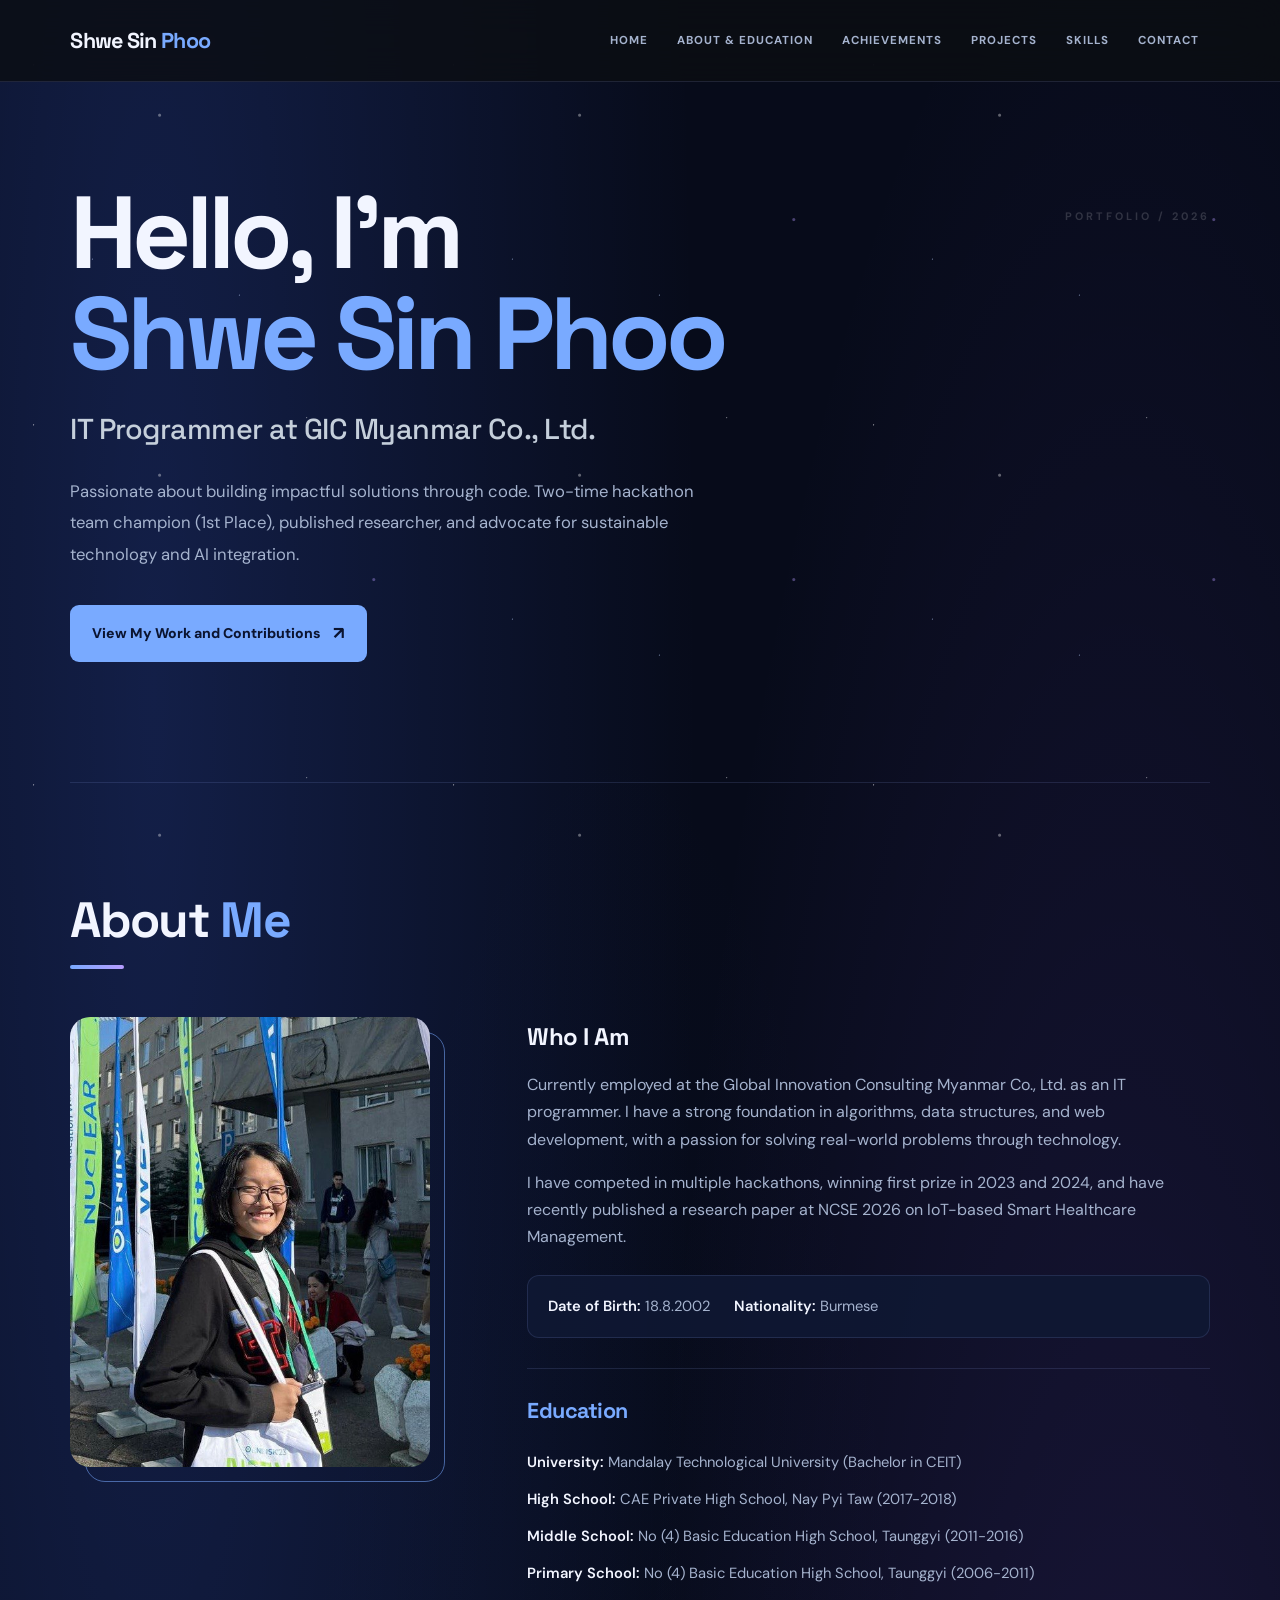
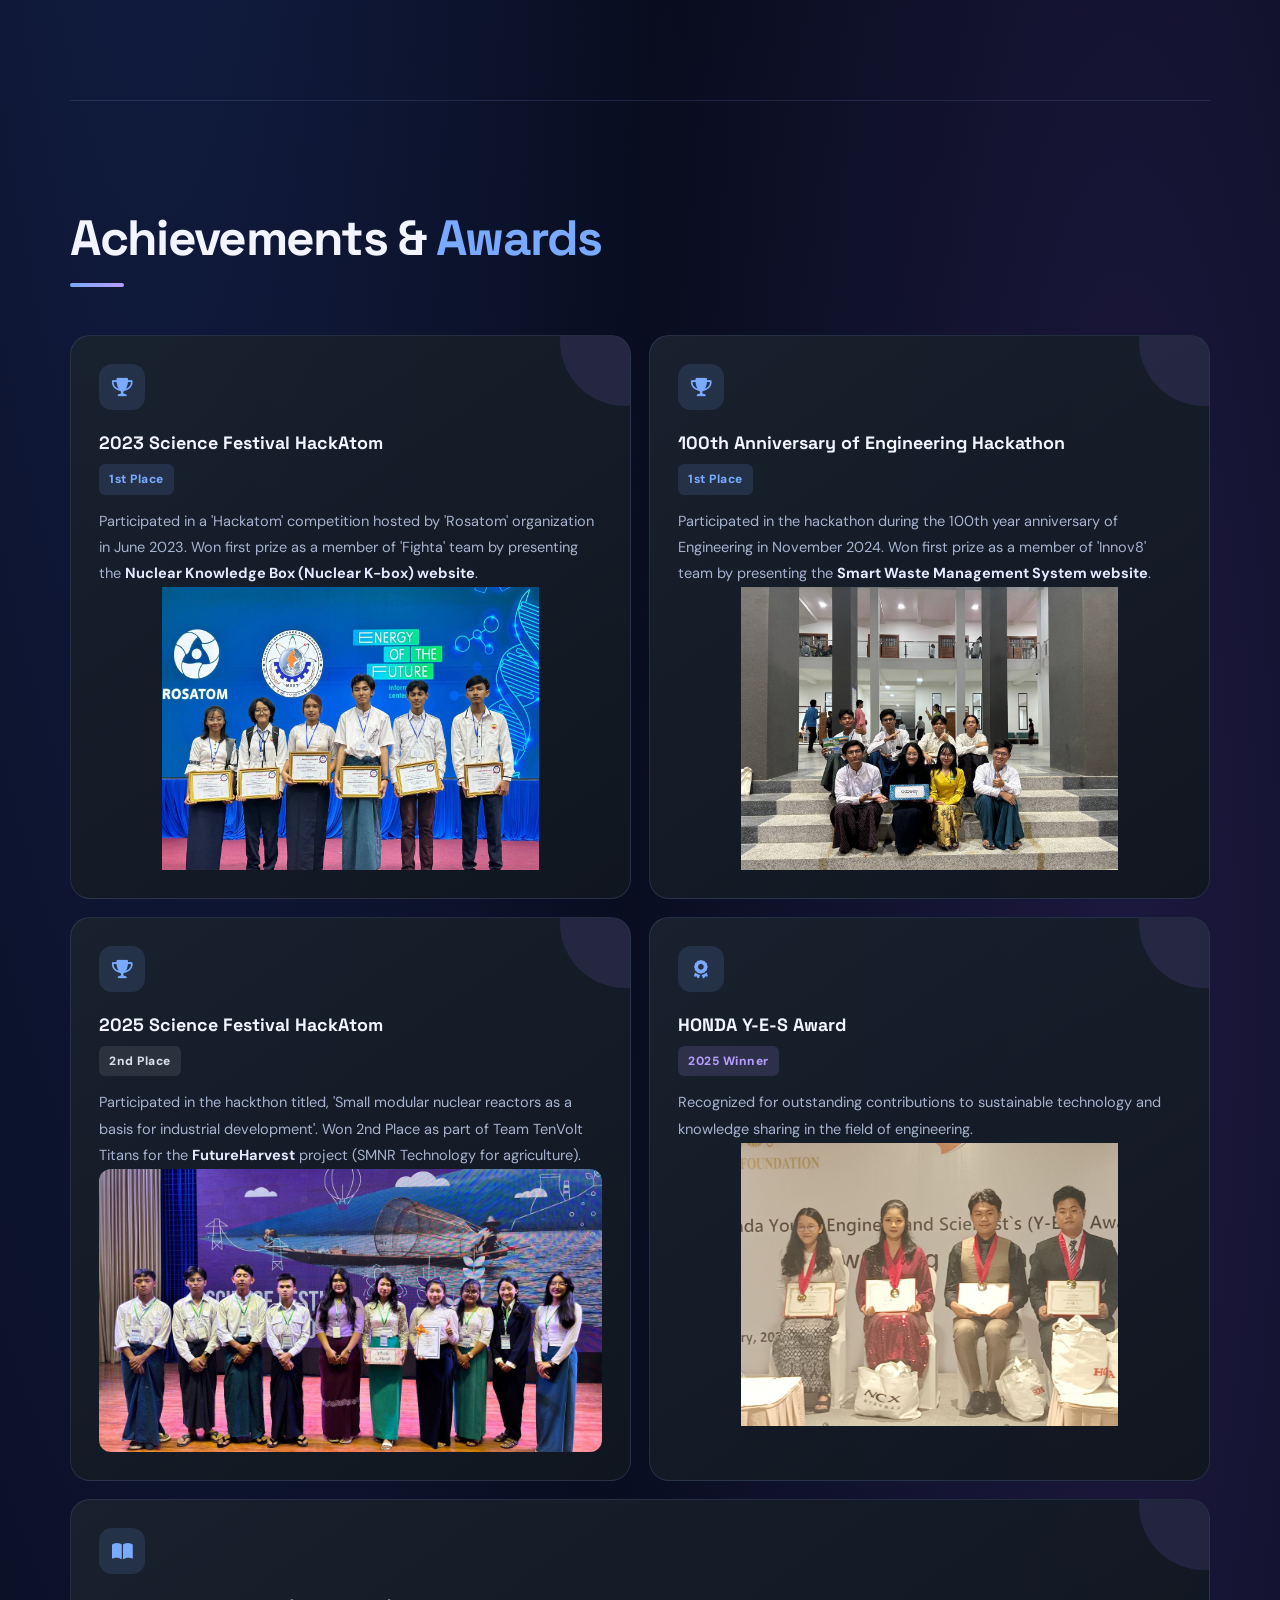
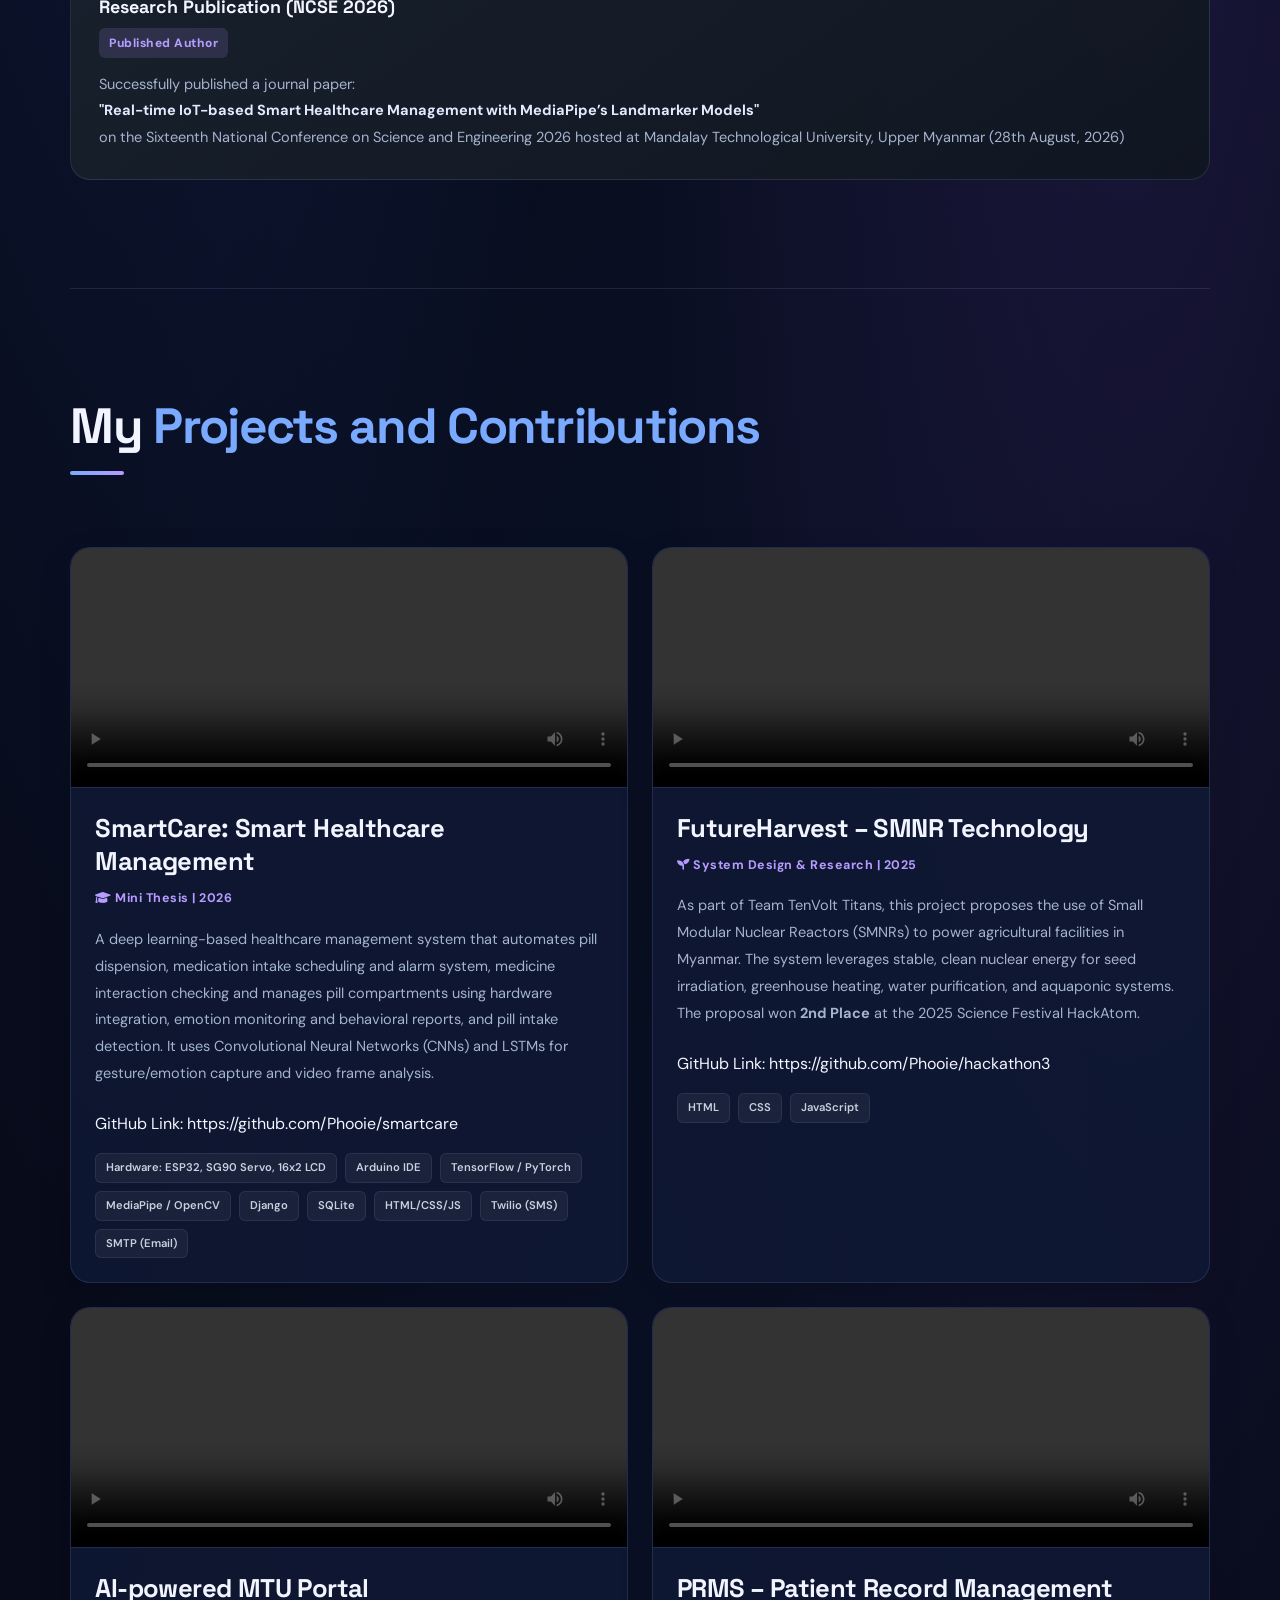
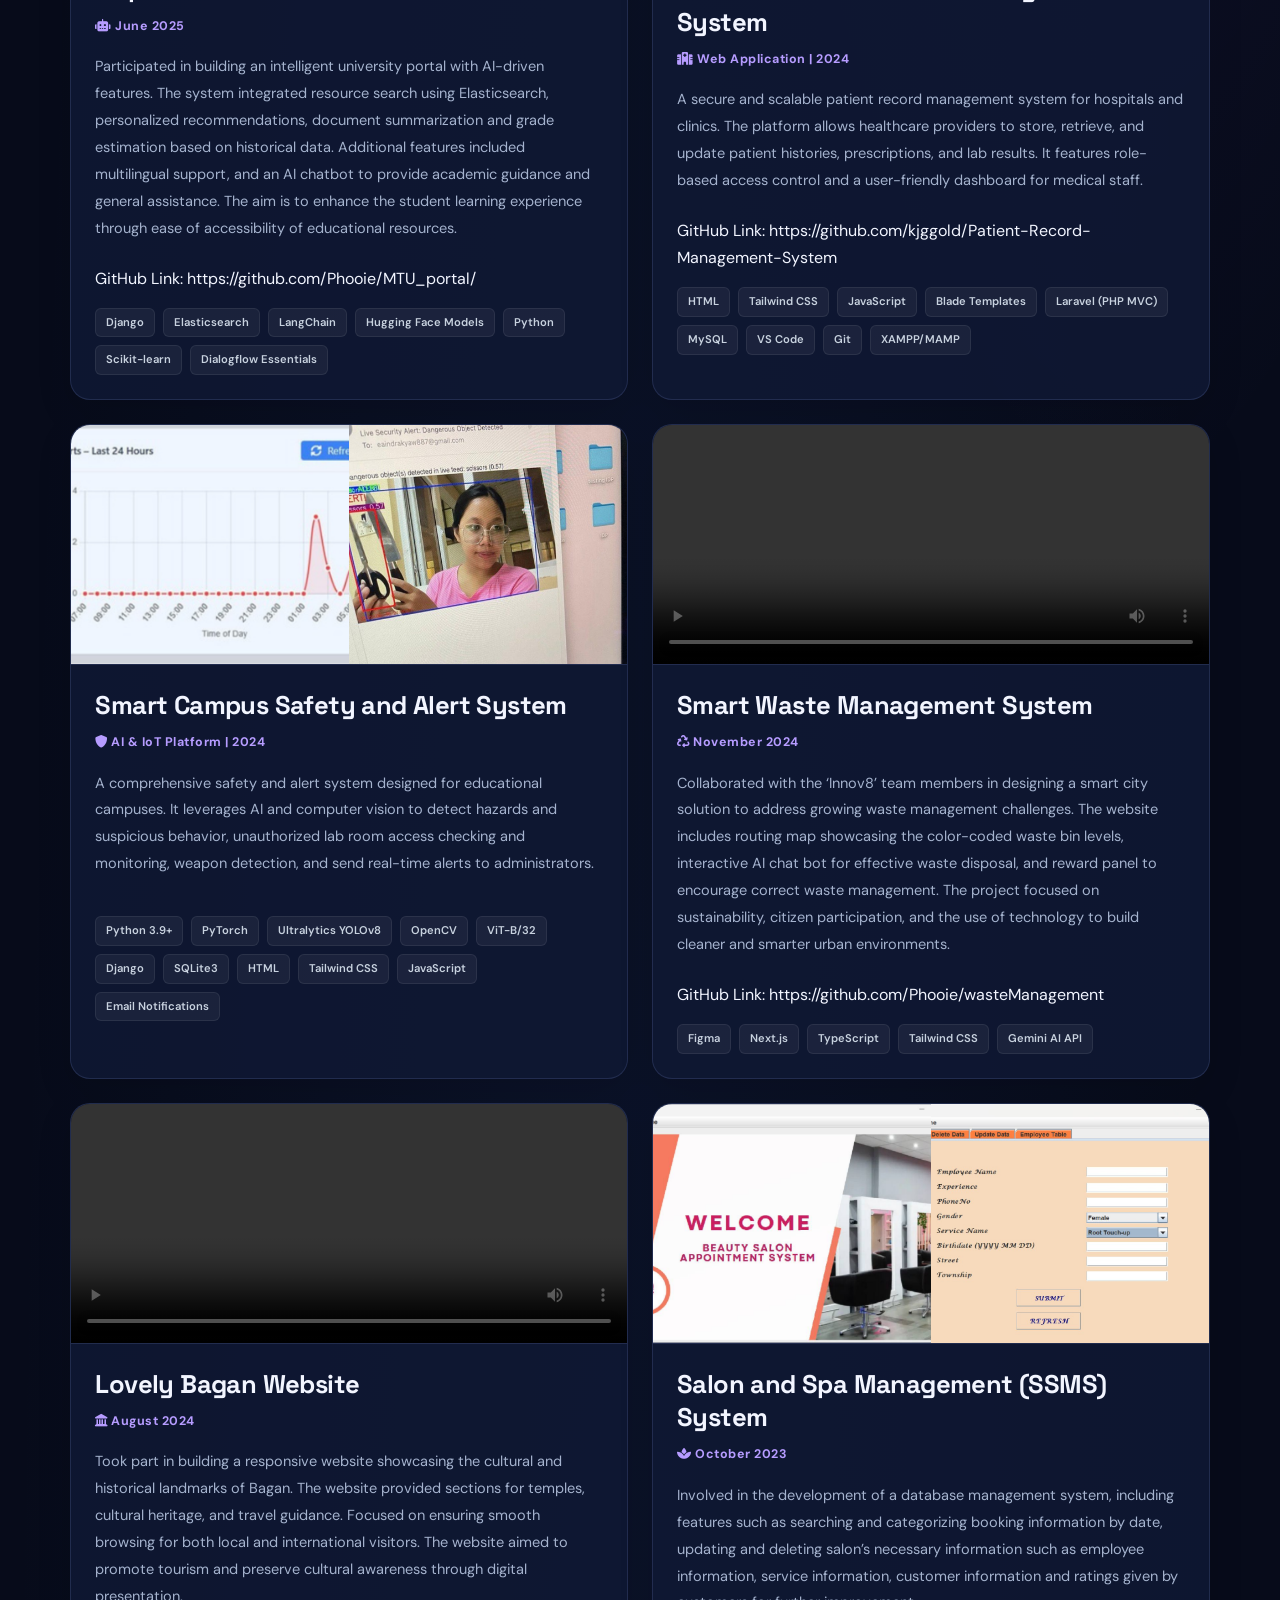
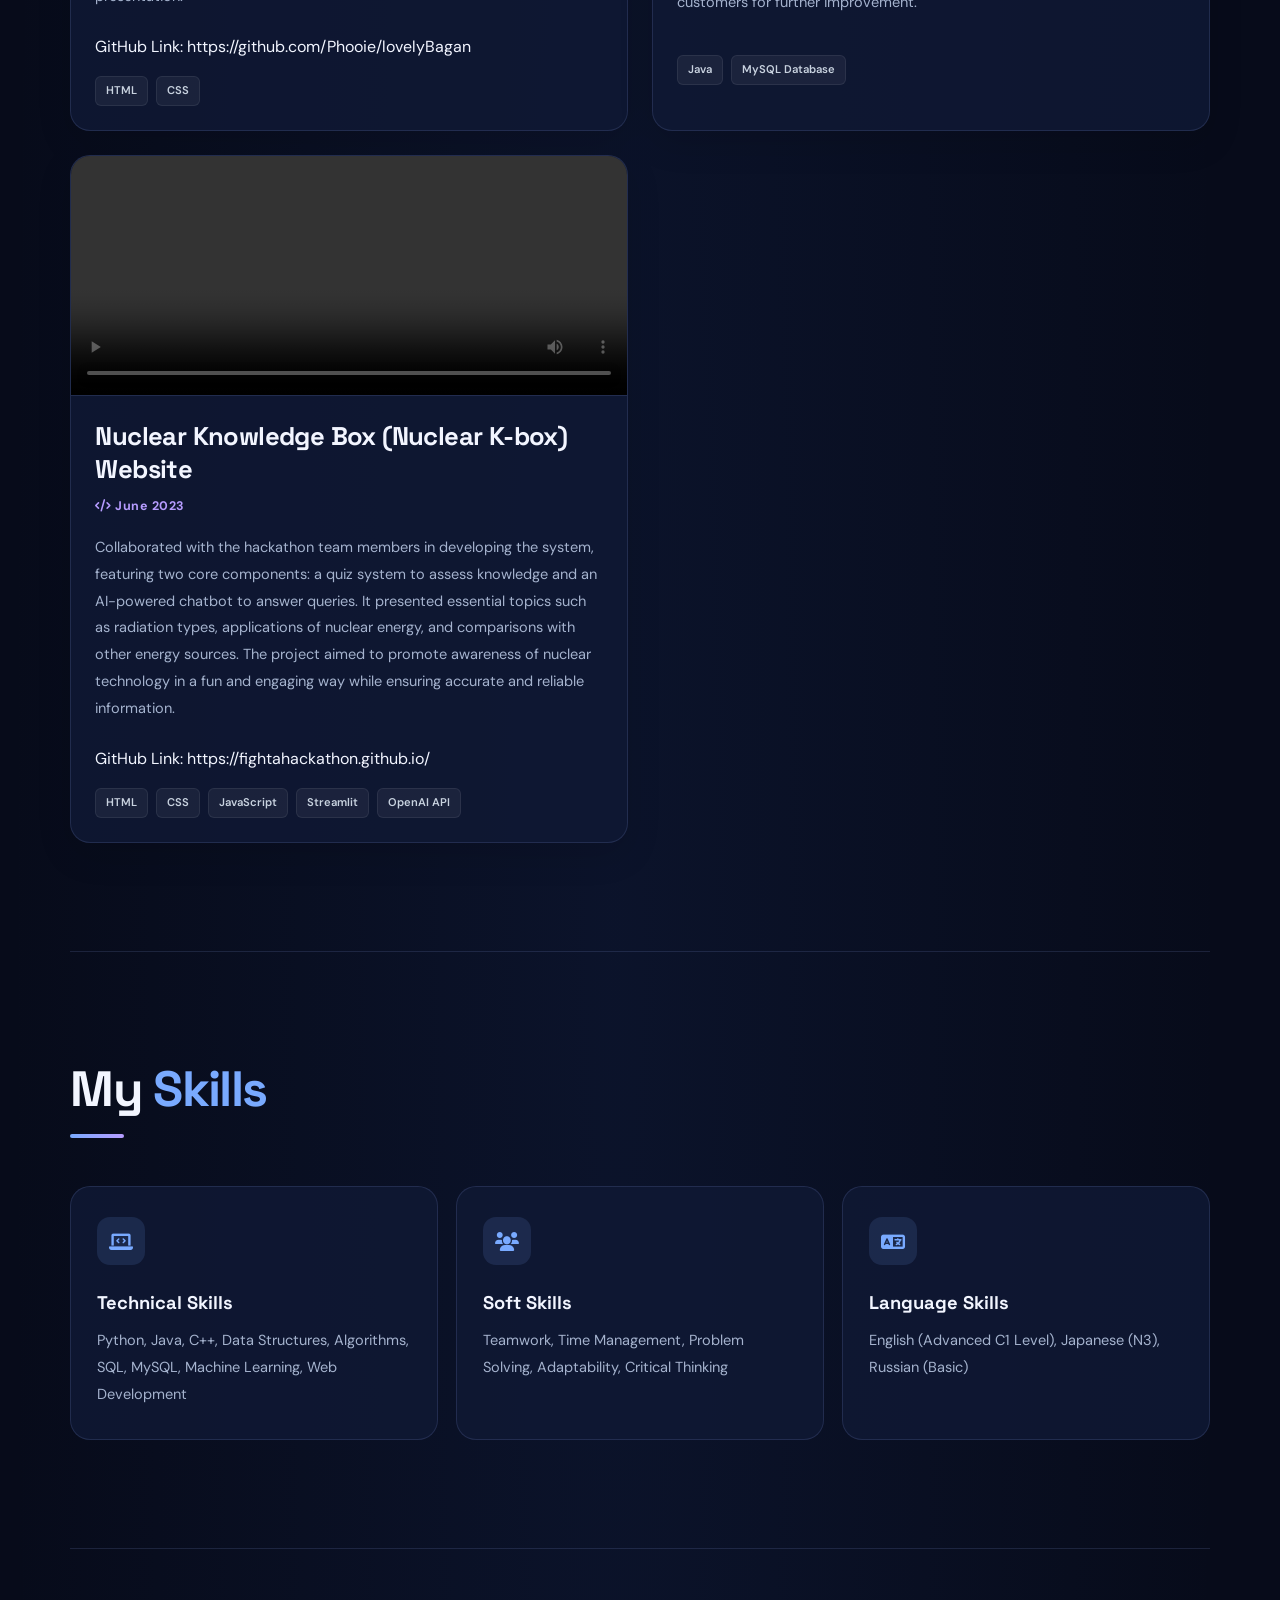
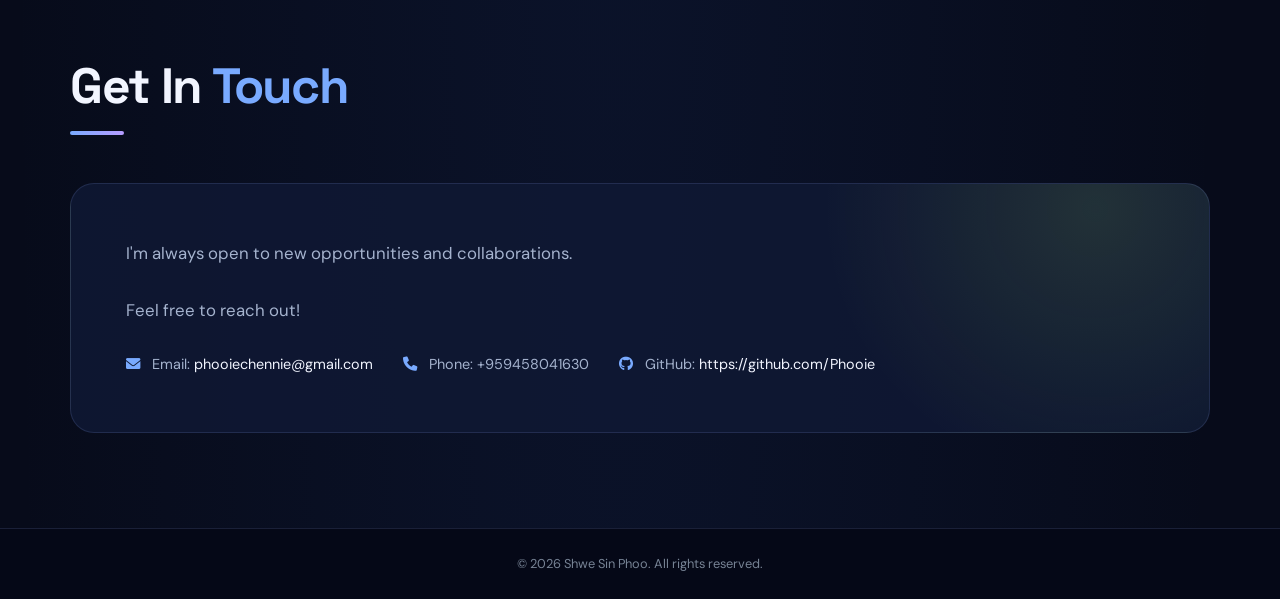
<file: index.html>
<!DOCTYPE html>
<html lang="en">
<head>
    <meta charset="UTF-8">
    <meta name="viewport" content="width=device-width, initial-scale=1.0">
    <title>Shwe Sin Phoo | Software Developer Portfolio</title>
    <link rel="stylesheet" href="styles.css">
    <link href="https://fonts.googleapis.com/css2?family=Roboto:wght@300;400;500;700;900&display=swap" rel="stylesheet">
    <link rel="stylesheet" href="https://cdnjs.cloudflare.com/ajax/libs/font-awesome/6.0.0-beta3/css/all.min.css">
</head>
<body>
    <div class="starfield" aria-hidden="true"></div>

    <!-- Header / Navigation -->
    <header class="header">
        <h1>Shwe Sin <span>Phoo</span></h1>
        <nav class="navbar">
            <a href="#home">HOME</a>
            <a href="#about">ABOUT & EDUCATION</a>
            <a href="#achievements">ACHIEVEMENTS</a>
            <a href="#projects">PROJECTS</a>
            <a href="#skills">SKILLS</a>
            <a href="#contact">CONTACT</a>
        </nav>
    </header>

    <!-- Home / Hero Section -->
    <section class="home" id="home">
        <div class="content">
            <h3>Hello, I'm <span>Shwe Sin Phoo</span></h3>
            <h3>IT Programmer at GIC Myanmar Co., Ltd.</h3>
            <p>Passionate about building impactful solutions through code. Two-time hackathon team champion (1st Place), published researcher, and advocate for sustainable technology and AI integration.</p>
            <a href="#projects" class="btn">View My Work and Contributions</a>
        </div>
    </section>

    <!-- About & Education Section -->
    <section class="about" id="about">
        <h1 class="heading">About <span>Me</span></h1>
        <div class="row">
            <div class="image">
                <img src="profile.jpg" alt="Shwe Sin Phoo">
            </div>
            <div class="content">
                <h3>Who I Am</h3>
                <p>Currently employed at the Global Innovation Consulting Myanmar Co., Ltd. as an IT programmer. I have a strong foundation in algorithms, data structures, and web development, with a passion for solving real-world problems through technology.</p>
                <p>I have competed in multiple hackathons, winning first prize in 2023 and 2024, and have recently published a research paper at NCSE 2026 on IoT-based Smart Healthcare Management.</p>
                
                <div class="info">
                    <p><strong>Date of Birth:</strong> 18.8.2002</p>
                    <p><strong>Nationality:</strong> Burmese</p>
                </div>

                <div class="education" style="margin-top: 2rem;">
                    <h3 class="education-title">Education</h3>
                    <p><strong>University:</strong> Mandalay Technological University (Bachelor in CEIT)</p>
                    <p><strong>High School:</strong> CAE Private High School, Nay Pyi Taw (2017-2018)</p>
                    <p><strong>Middle School:</strong> No (4) Basic Education High School, Taunggyi (2011-2016)</p>
                    <p><strong>Primary School:</strong> No (4) Basic Education High School, Taunggyi (2006-2011)</p>
                </div>
            </div>
        </div>
    </section>

    <!-- Achievements & Competitions Section -->
    <section class="achievements" id="achievements">
        <h1 class="heading">Achievements & <span>Awards</span></h1>

        <div class="comp-grid">
            <!-- 2023 Hackathon -->
            <div class="comp-card">
                <div class="comp-icon"><i class="fas fa-trophy"></i></div>
                <h3>2023 Science Festival HackAtom</h3>
                <p class="comp-award gold">1st Place</p>
                <p>Participated in a 'Hackatom' competition hosted by 'Rosatom' organization in June 2023. Won first prize as a member of 'Fighta' team by presenting the <strong>Nuclear Knowledge Box (Nuclear K-box) website</strong>.</p>
            
                <div class="comp-image">
                    <img src="media\achievement-2023.jpg" alt="Hackathon 2023 award group photo">
                </div>
            </div>

            <!-- 2024 Hackathon -->
            <div class="comp-card">
                <div class="comp-icon"><i class="fas fa-trophy"></i></div>
                <h3>100th Anniversary of Engineering Hackathon</h3>
                <p class="comp-award gold">1st Place</p>
                <p>Participated in the hackathon during the 100th year anniversary of Engineering in November 2024. Won first prize as a member of 'Innov8' team by presenting the <strong>Smart Waste Management System website</strong>.</p>
            
                <div class="comp-image">
                    <img src="media\achievement-2024.jpg" alt="Hackathon 2024 award group photo">
                </div>
            </div>

            <!-- 2025 Hackathon -->
            <div class="comp-card">
                <div class="comp-icon"><i class="fas fa-trophy"></i></div>
                <h3>2025 Science Festival HackAtom</h3>
                <p class="comp-award silver">2nd Place</p>
                <p>Participated in the hackthon titled, 'Small modular nuclear reactors as a basis for industrial development'. Won 2nd Place as part of Team TenVolt Titans for the <strong>FutureHarvest</strong> project (SMNR Technology for agriculture).</p>
            
                <div class="comp-image">
                    <img src="media\achievement-2025.jpg" alt="Hackathon 2025 award group photo">
                </div>
            </div>

            <!-- HONDA Y-E-S Award -->
            <div class="comp-card">
                <div class="comp-icon"><i class="fas fa-award"></i></div>
                <h3>HONDA Y-E-S Award</h3>
                <p class="comp-award special">2025 Winner</p>
                <p>Recognized for outstanding contributions to sustainable technology and knowledge sharing in the field of engineering.</p>
            
                <div class="comp-image">
                    <img src="media\honda.jpg" alt="Four awardees of Honda Y-E-S 2025">
                </div>
            </div>

            <!-- Journal Publication -->
            <div class="comp-card publication-card">
                <div class="comp-icon"><i class="fas fa-book-open"></i></div>
                <h3>Research Publication (NCSE 2026)</h3>
                <p class="comp-award special">Published Author</p>
                <p>Successfully published a journal paper: <br><strong>"Real-time IoT-based Smart Healthcare Management with MediaPipe’s Landmarker Models"</strong><br> on the Sixteenth National Conference on Science and Engineering 2026 hosted at Mandalay Technological University, Upper Myanmar (28th August, 2026)</p>
            </div>
        </div>
    </section>

    <!-- Projects Section -->
    <section class="projects" id="projects">
        <h1 class="heading">My <span>Projects and Contributions</span></h1>

        <!-- 7. SmartCare: Smart Healthcare Management (Mini Thesis) -->
        <div class="project-card">
            <video width="400" controls>
                    <source src="demo\smartcare1.mp4" type="video/mp4">
                    Your browser does not support HTML video.
            </video>
            <div class="project-content">
                <h3>SmartCare: Smart Healthcare Management</h3>
                <p class="project-meta"><i class="fas fa-graduation-cap"></i> Mini Thesis | 2026</p>
                <p>A deep learning-based healthcare management system that automates pill dispension, medication intake scheduling and alarm system, medicine interaction checking and manages pill compartments using hardware integration, emotion monitoring and behavioral reports, and pill intake detection. It uses Convolutional Neural Networks (CNNs) and LSTMs for gesture/emotion capture and video frame analysis.</p>
                <a href="https://github.com/Phooie/smartcare">GitHub Link: https://github.com/Phooie/smartcare</a>
                <div class="tech-tags">
                    <span>Hardware: ESP32, SG90 Servo, 16x2 LCD</span>
                    <span>Arduino IDE</span>
                    <span>TensorFlow / PyTorch</span>
                    <span>MediaPipe / OpenCV</span>
                    <span>Django</span>
                    <span>SQLite</span>
                    <span>HTML/CSS/JS</span>
                    <span>Twilio (SMS)</span>
                    <span>SMTP (Email)</span>
                </div>
            </div>
        </div>

        <!-- 6. FutureHarvest (TenVolt Titans) -->
        <div class="project-card reverse">
            <video width="400" controls>
                    <source src="demo\harvest.mp4" type="video/mp4">
                    Your browser does not support HTML video.
            </video>
            <div class="project-content">
                <h3>FutureHarvest – SMNR Technology</h3>
                <p class="project-meta"><i class="fas fa-seedling"></i> System Design & Research | 2025</p>
                <p>As part of Team TenVolt Titans, this project proposes the use of Small Modular Nuclear Reactors (SMNRs) to power agricultural facilities in Myanmar. The system leverages stable, clean nuclear energy for seed irradiation, greenhouse heating, water purification, and aquaponic systems. The proposal won <strong>2nd Place</strong> at the 2025 Science Festival HackAtom.</p>
                <a href="https://github.com/Phooie/hackathon3">GitHub Link: https://github.com/Phooie/hackathon3</a>
                <div class="tech-tags">
                    <span>HTML</span>
                    <span>CSS</span>
                    <span>JavaScript</span>
                </div>
            </div>
        </div>

        <!-- 5. AI-powered MTU Portal -->
        <div class="project-card">
            <video width="400" controls>
                    <source src="demo\mtu.mp4" type="video/mp4">
                    Your browser does not support HTML video.
            </video>
            <div class="project-content">
                <h3>AI-powered MTU Portal</h3>
                <p class="project-meta"><i class="fas fa-robot"></i> June 2025</p>
                <p>Participated in building an intelligent university portal with AI-driven features. The system integrated resource search using Elasticsearch, personalized recommendations, document summarization and grade estimation based on historical data. Additional features included multilingual support, and an AI chatbot to provide academic guidance and general assistance. The aim is to enhance the student learning experience through ease of accessibility of educational resources.</p>
                <a href="https://github.com/Phooie/MTU_portal/">GitHub Link: https://github.com/Phooie/MTU_portal/</a>
                <div class="tech-tags">
                    <span>Django</span>
                    <span>Elasticsearch</span>
                    <span>LangChain</span>
                    <span>Hugging Face Models</span>
                    <span>Python</span>
                    <span>Scikit-learn</span>
                    <span>Dialogflow Essentials</span>
                </div>
            </div>
        </div>

        <!-- 8. PRMS (Patient Record Management System) -->
        <div class="project-card reverse">
            <video width="400" controls>
                    <source src="demo\prms.mp4" type="video/mp4">
                    Your browser does not support HTML video.
            </video>
            <div class="project-content">
                <h3>PRMS – Patient Record Management System</h3>
                <p class="project-meta"><i class="fas fa-hospital"></i> Web Application | 2024</p>
                <p>A secure and scalable patient record management system for hospitals and clinics. The platform allows healthcare providers to store, retrieve, and update patient histories, prescriptions, and lab results. It features role-based access control and a user-friendly dashboard for medical staff.</p>
                <a href="https://github.com/kjggold/Patient-Record-Management-System">GitHub Link: https://github.com/kjggold/Patient-Record-Management-System</a>
                <div class="tech-tags">
                    <span>HTML</span>
                    <span>Tailwind CSS</span>
                    <span>JavaScript</span>
                    <span>Blade Templates</span>
                    <span>Laravel (PHP MVC)</span>
                    <span>MySQL</span>
                    <span>VS Code</span>
                    <span>Git</span>
                    <span>XAMPP/MAMP</span>
                </div>
            </div>
        </div>

        <!-- 9. Smart Campus Safety and Alert System -->
        <div class="project-card">
            <img src="media\campus3.png" alt="Alert_percentages">
            <img src="media\campus2.png" alt="Threat_detection">
            <!-- <video width="400" controls>
                    <source src="demo\mtu.mp4" type="video/mp4">
                    Your browser does not support HTML video.
            </video> -->
            <div class="project-content">
                <h3>Smart Campus Safety and Alert System</h3>
                <p class="project-meta"><i class="fas fa-shield-alt"></i> AI & IoT Platform | 2024</p>
                <p>A comprehensive safety and alert system designed for educational campuses. It leverages AI and computer vision to detect hazards and suspicious behavior, unauthorized lab room access checking and monitoring, weapon detection, and send real-time alerts to administrators.</p>
                <!-- <a href="https://github.com/Phooie/hackathon3">GitHub Link: https://github.com/Phooie/hackathon3</a> -->
                <div class="tech-tags">
                    <span>Python 3.9+</span>
                    <span>PyTorch</span>
                    <span>Ultralytics YOLOv8</span>
                    <span>OpenCV</span>
                    <span>ViT-B/32</span>
                    <span>Django</span>
                    <span>SQLite3</span>
                    <span>HTML</span>
                    <span>Tailwind CSS</span>
                    <span>JavaScript</span>
                    <span>Email Notifications</span>
                </div>
            </div>
        </div>

        <!-- 4. Smart Waste Management System -->
        <div class="project-card reverse">
            <video width="400" controls>
                    <source src="demo\innov8.mp4" type="video/mp4">
                    Your browser does not support HTML video.
            </video>
            <div class="project-content">
                <h3>Smart Waste Management System</h3>
                <p class="project-meta"><i class="fas fa-recycle"></i> November 2024</p>
                <p>Collaborated with the ‘Innov8’ team members in designing a smart city solution to address growing waste management challenges. The website includes routing map showcasing the color-coded waste bin levels, interactive AI chat bot for effective waste disposal, and reward panel to encourage correct waste management. The project focused on sustainability, citizen participation, and the use of technology to build cleaner and smarter urban environments.</p>
                <a href="https://github.com/Phooie/wasteManagement">GitHub Link: https://github.com/Phooie/wasteManagement</a>
                <div class="tech-tags">
                    <span>Figma</span>
                    <span>Next.js</span>
                    <span>TypeScript</span>
                    <span>Tailwind CSS</span>
                    <span>Gemini AI API</span>
                </div>
            </div>
        </div>

        <!-- 3. Lovely Bagan Website -->
        <div class="project-card">
            <video width="400" controls>
                    <source src="demo\bagan.mp4" type="video/mp4">
                    Your browser does not support HTML video.
            </video>
            <div class="project-content">
                <h3>Lovely Bagan Website</h3>
                <p class="project-meta"><i class="fas fa-landmark"></i> August 2024</p>
                <p>Took part in building a responsive website showcasing the cultural and historical landmarks of Bagan. The website provided sections for temples, cultural heritage, and travel guidance. Focused on ensuring smooth browsing for both local and international visitors. The website aimed to promote tourism and preserve cultural awareness through digital presentation.</p>
                <a href="https://github.com/Phooie/lovelyBagan">GitHub Link: https://github.com/Phooie/lovelyBagan</a>
                <div class="tech-tags">
                    <span>HTML</span>
                    <span>CSS</span>
                </div>
            </div>
        </div>

        <div class="project-card reverse">
            <img src="media\salon1.png" alt="Home_Page">
            <img src="media\image.png" alt="Appointment_booking_form">
            <!-- <video width="400" controls>
                    <source src="demo\bagan.mp4" type="video/mp4">
                    Your browser does not support HTML video.
            </video> -->
            <div class="project-content">
                <h3>Salon and Spa Management (SSMS) System</h3>
                <p class="project-meta"><i class="fas fa-spa"></i> October 2023</p>
                <p>Involved in the development of a database management system, including features such as searching and categorizing booking information by date, updating and deleting salon’s necessary information such as employee information, service information, customer information and ratings given by customers for further improvement.</p>
                <!-- <a href="https://fightahackathon.github.io/">GitHub Link: https://fightahackathon.github.io/</a> -->
                <div class="tech-tags">
                    <span>Java</span>
                    <span>MySQL Database</span>
                </div>
            </div>
        </div>

        <!-- 1. Nuclear K-box -->
        <div class="project-card">
            <div class="project-media">
                <video width="400" controls>
                    <source src="demo\Kbox.mp4" type="video/mp4">
                    Your browser does not support HTML video.
                </video>
            </div>
            <div class="project-content">
                <h3>Nuclear Knowledge Box (Nuclear K-box) Website</h3>
                <p class="project-meta"><i class="fas fa-code"></i> June 2023</p>
                <p>Collaborated with the hackathon team members in developing the system, featuring two core components: a quiz system to assess knowledge and an AI-powered chatbot to answer queries. It presented essential topics such as radiation types, applications of nuclear energy, and comparisons with other energy sources. The project aimed to promote awareness of nuclear technology in a fun and engaging way while ensuring accurate and reliable information.</p>
                <a href="https://fightahackathon.github.io/">GitHub Link: https://fightahackathon.github.io/</a>

                <div class="tech-tags">
                    <span>HTML</span>
                    <span>CSS</span>
                    <span>JavaScript</span>
                    <span>Streamlit</span>
                    <span>OpenAI API</span>
                </div>
            </div>
        </div>
    </section>

    <!-- Skills Section -->
    <section class="skills" id="skills">
        <h1 class="heading">My <span>Skills</span></h1>
        <div class="skill-grid">
            <div class="skill-item">
                <i class="fas fa-laptop-code"></i>
                <h3>Technical Skills</h3>
                <p>Python, Java, C++, Data Structures, Algorithms, SQL, MySQL, Machine Learning, Web Development</p>
            </div>
            <div class="skill-item">
                <i class="fas fa-users"></i>
                <h3>Soft Skills</h3>
                <p>Teamwork, Time Management, Problem Solving, Adaptability, Critical Thinking</p>
            </div>
            <div class="skill-item">
                <i class="fas fa-language"></i>
                <h3>Language Skills</h3>
                <p>English (Advanced C1 Level), Japanese (N3), Russian (Basic)</p>
            </div>
        </div>
    </section>

    <!-- Contact Section -->
    <section class="contact" id="contact">
        <h1 class="heading">Get In <span>Touch</span></h1>
        <div class="ending">
            <p>I'm always open to new opportunities and collaborations.</p>
            <p>Feel free to reach out!</p>
            <address>
                <p><i class="fas fa-envelope"></i> Email: <a href="mailto:phooiechennie@gmail.com"><span>phooiechennie@gmail.com</span></a></p>
                <p><i class="fas fa-phone"></i> Phone: +959458041630</p>
                <p><i class="fab fa-github"></i> GitHub: <a href="#"><span>https://github.com/Phooie</span></a></p>
            </address>
        </div>
    </section>

    <footer>
        <p>&copy; 2026 Shwe Sin Phoo. All rights reserved.</p>
    </footer>

</body>
</html>
</file>
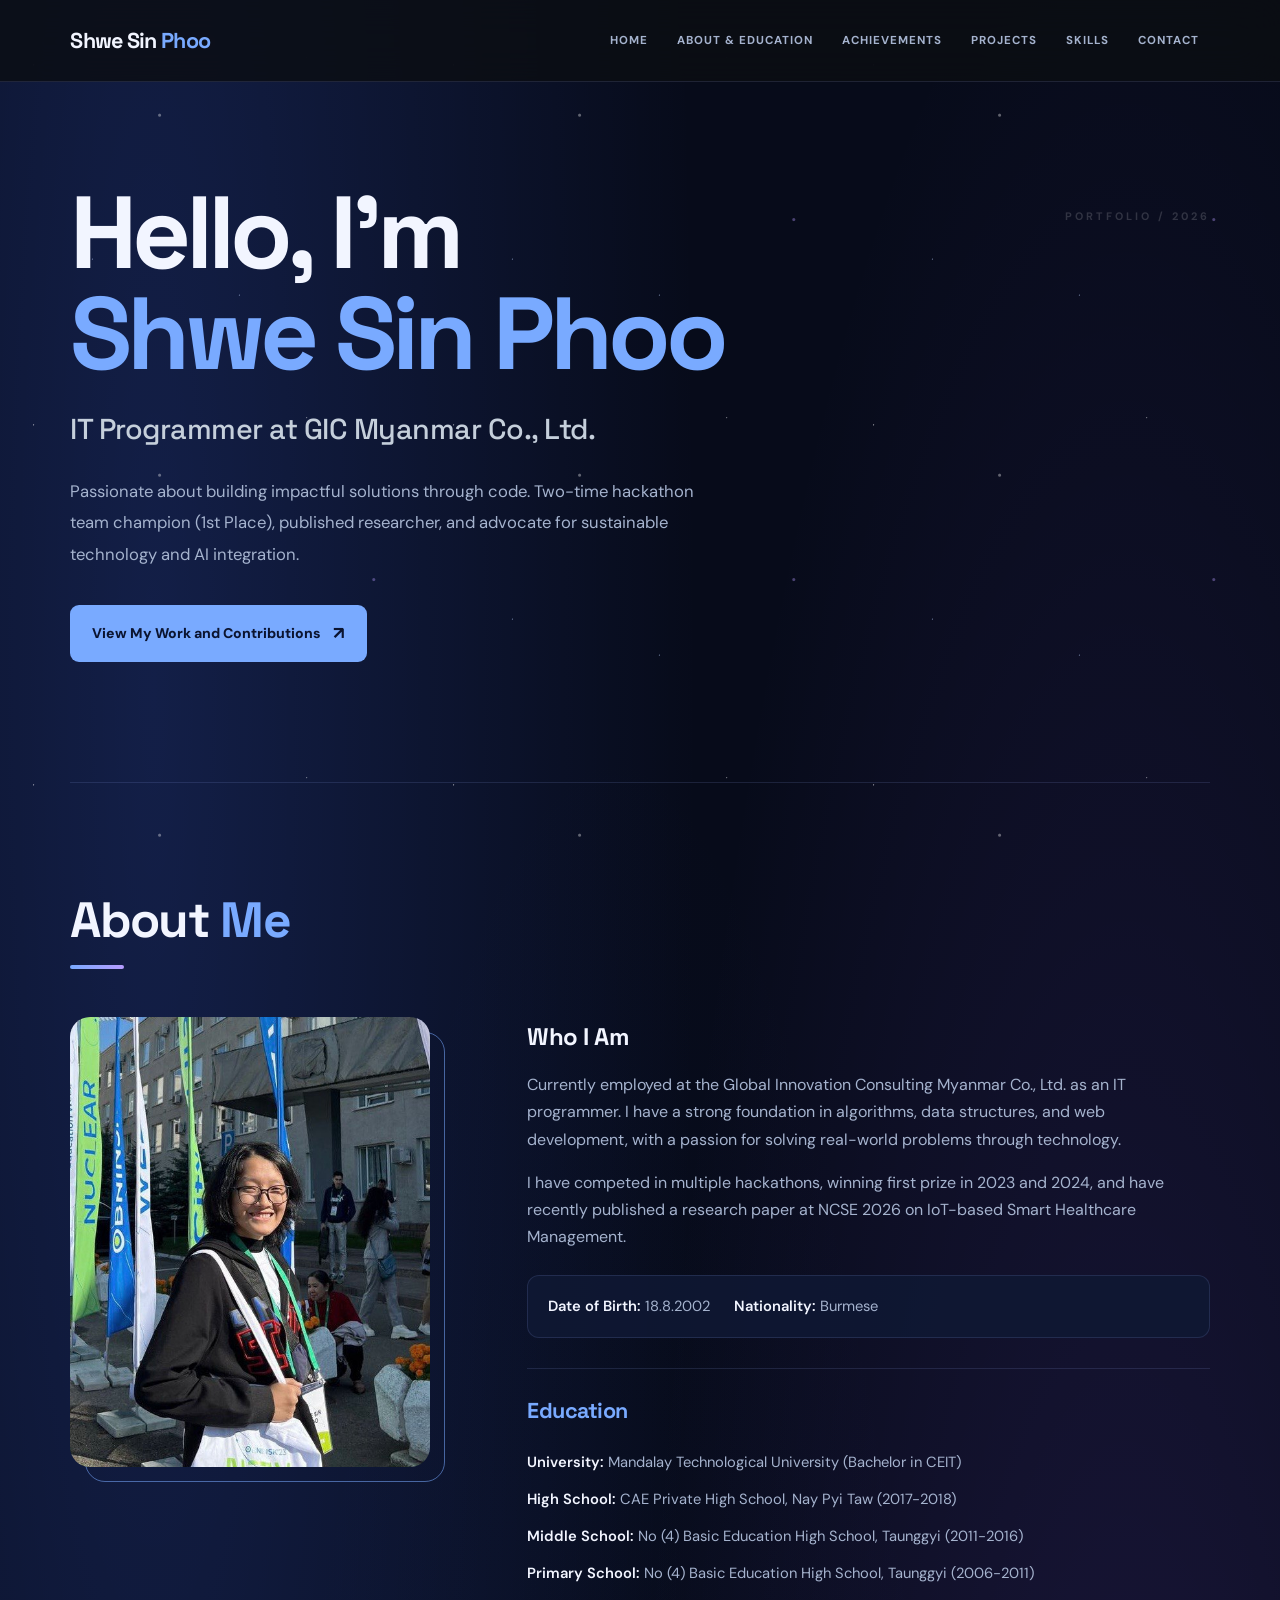
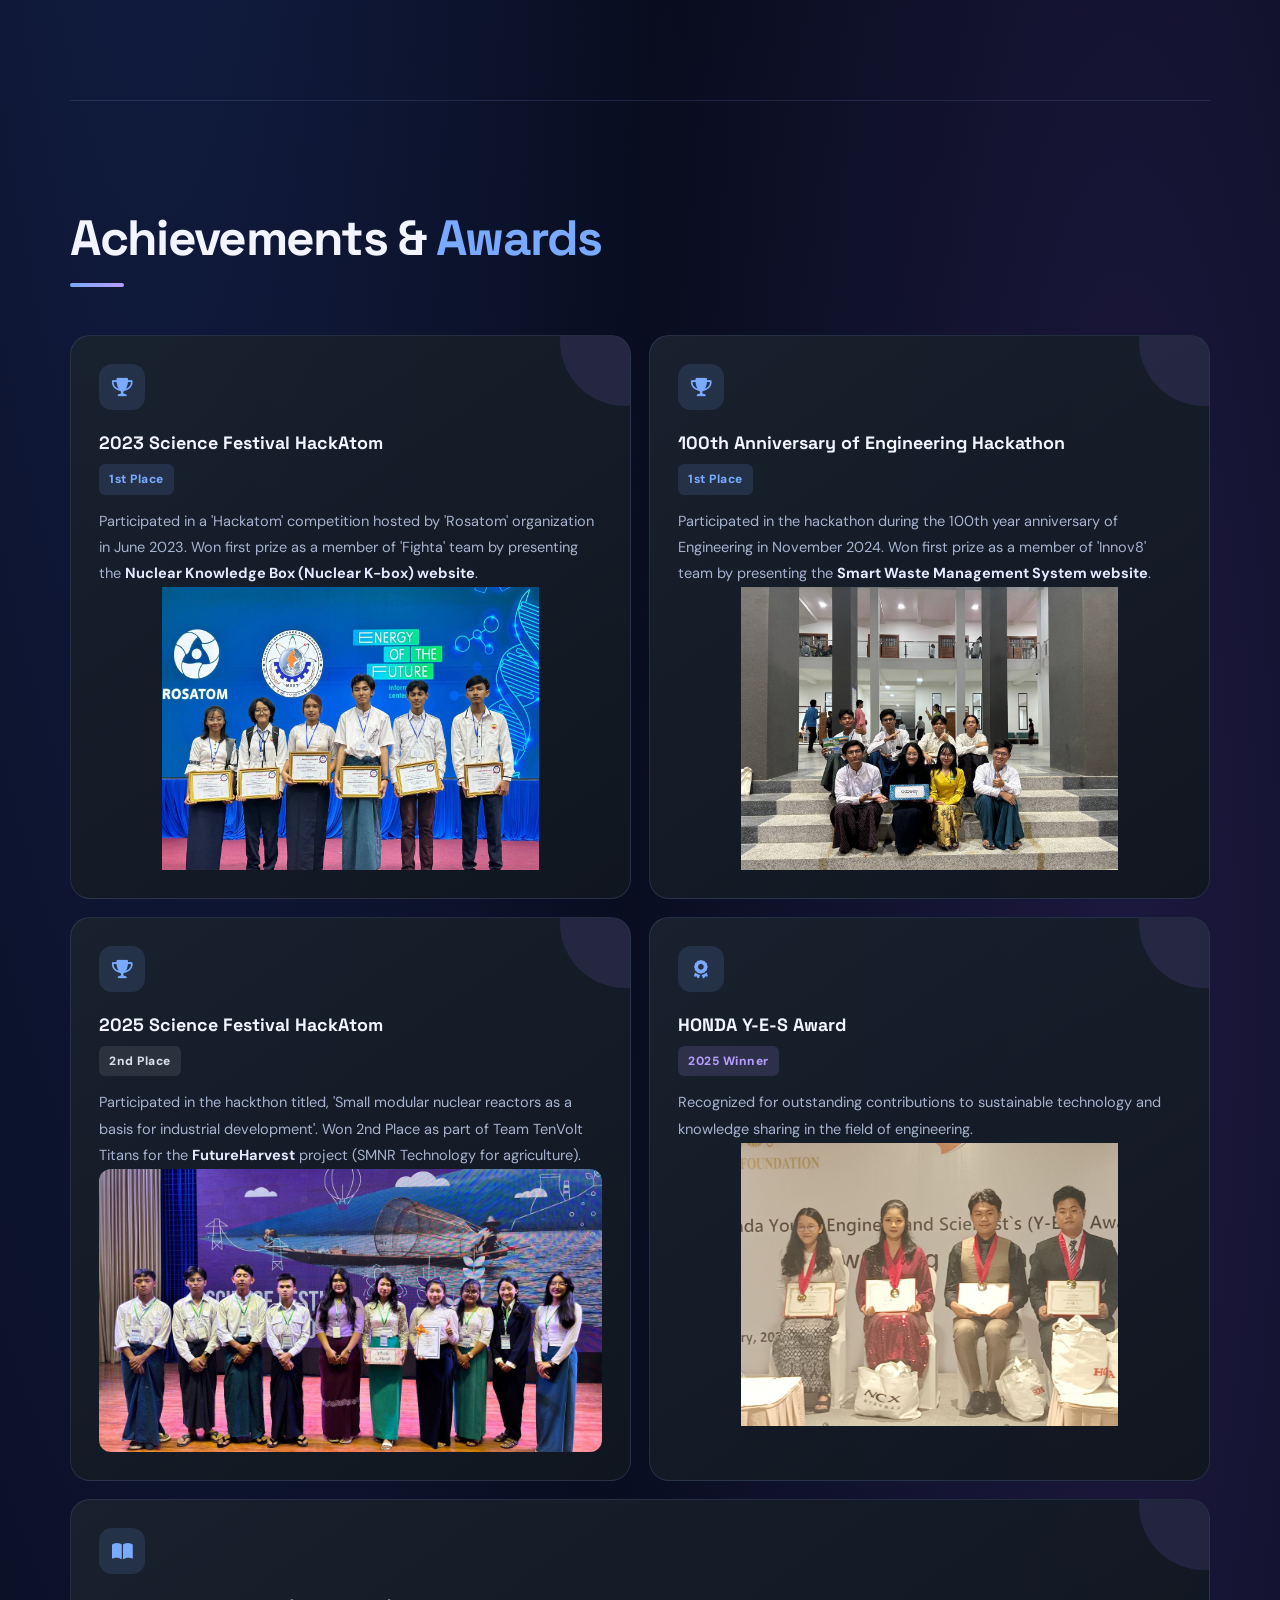
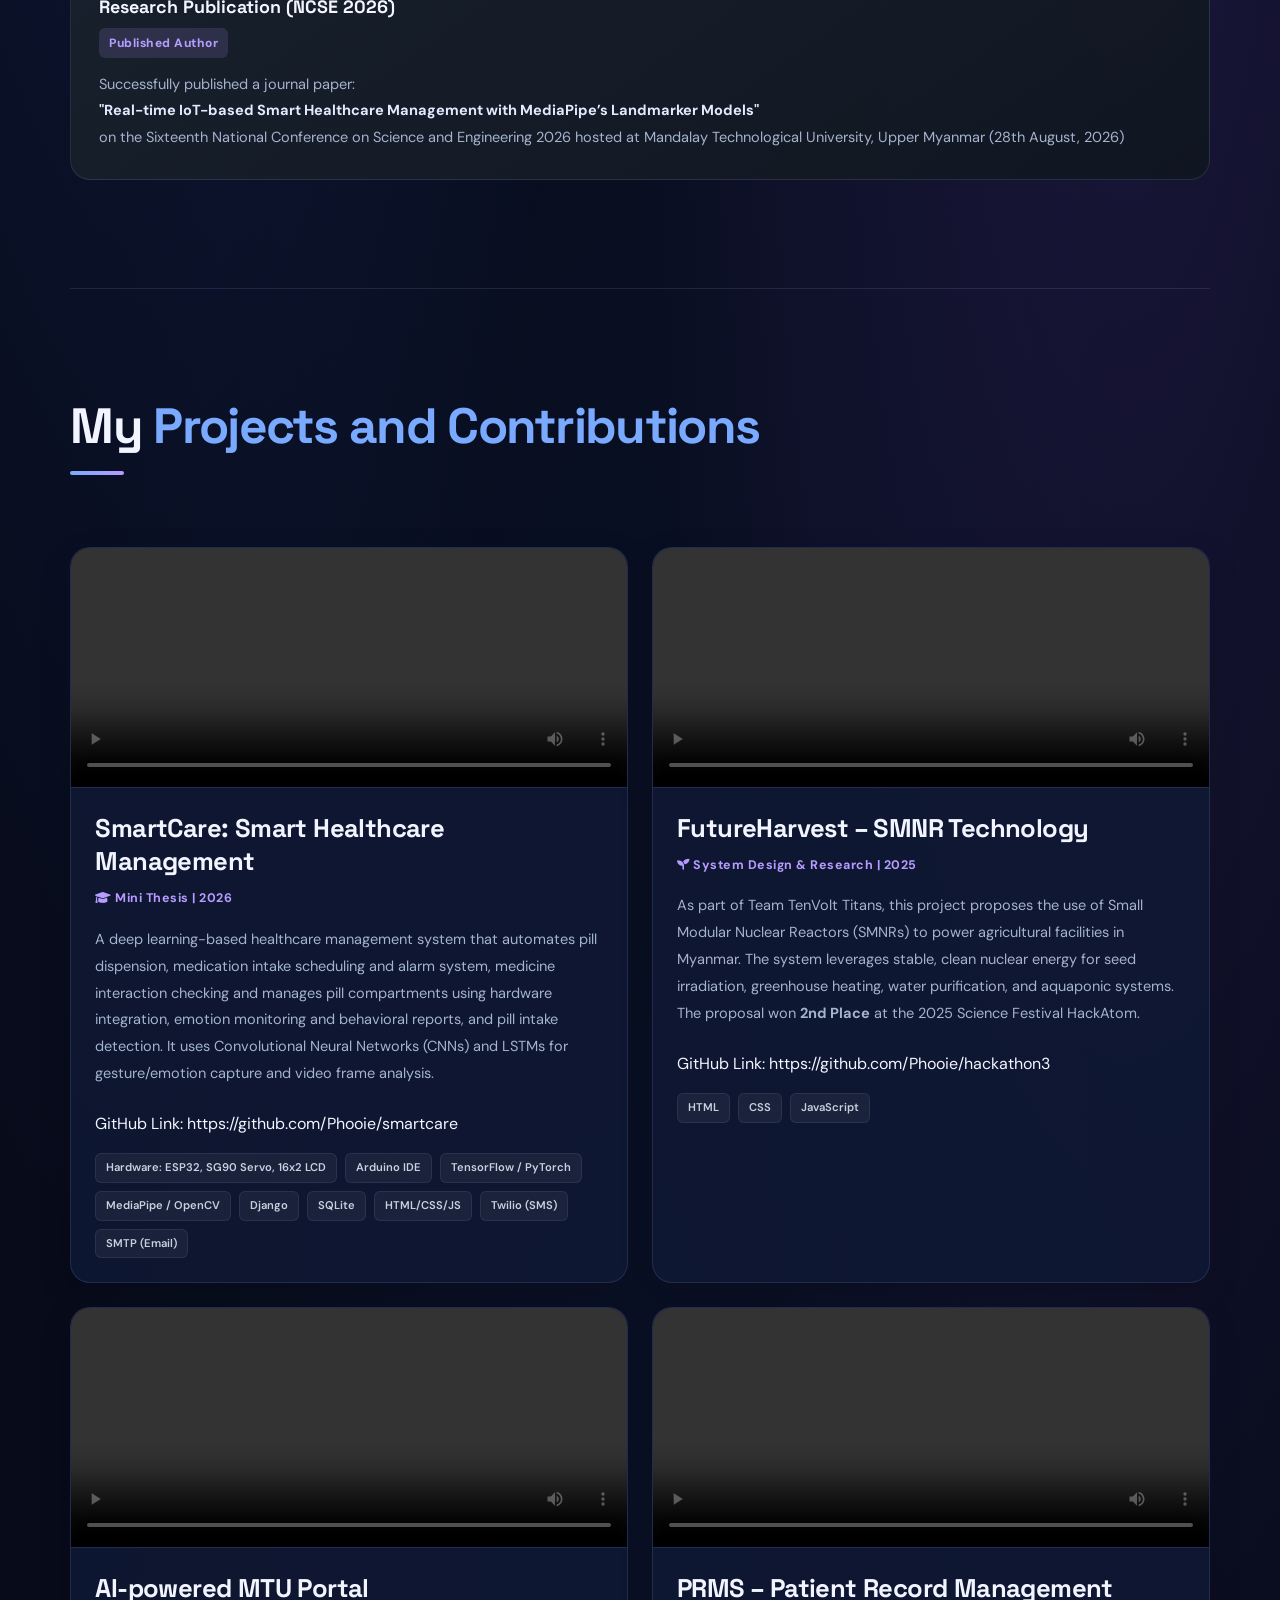
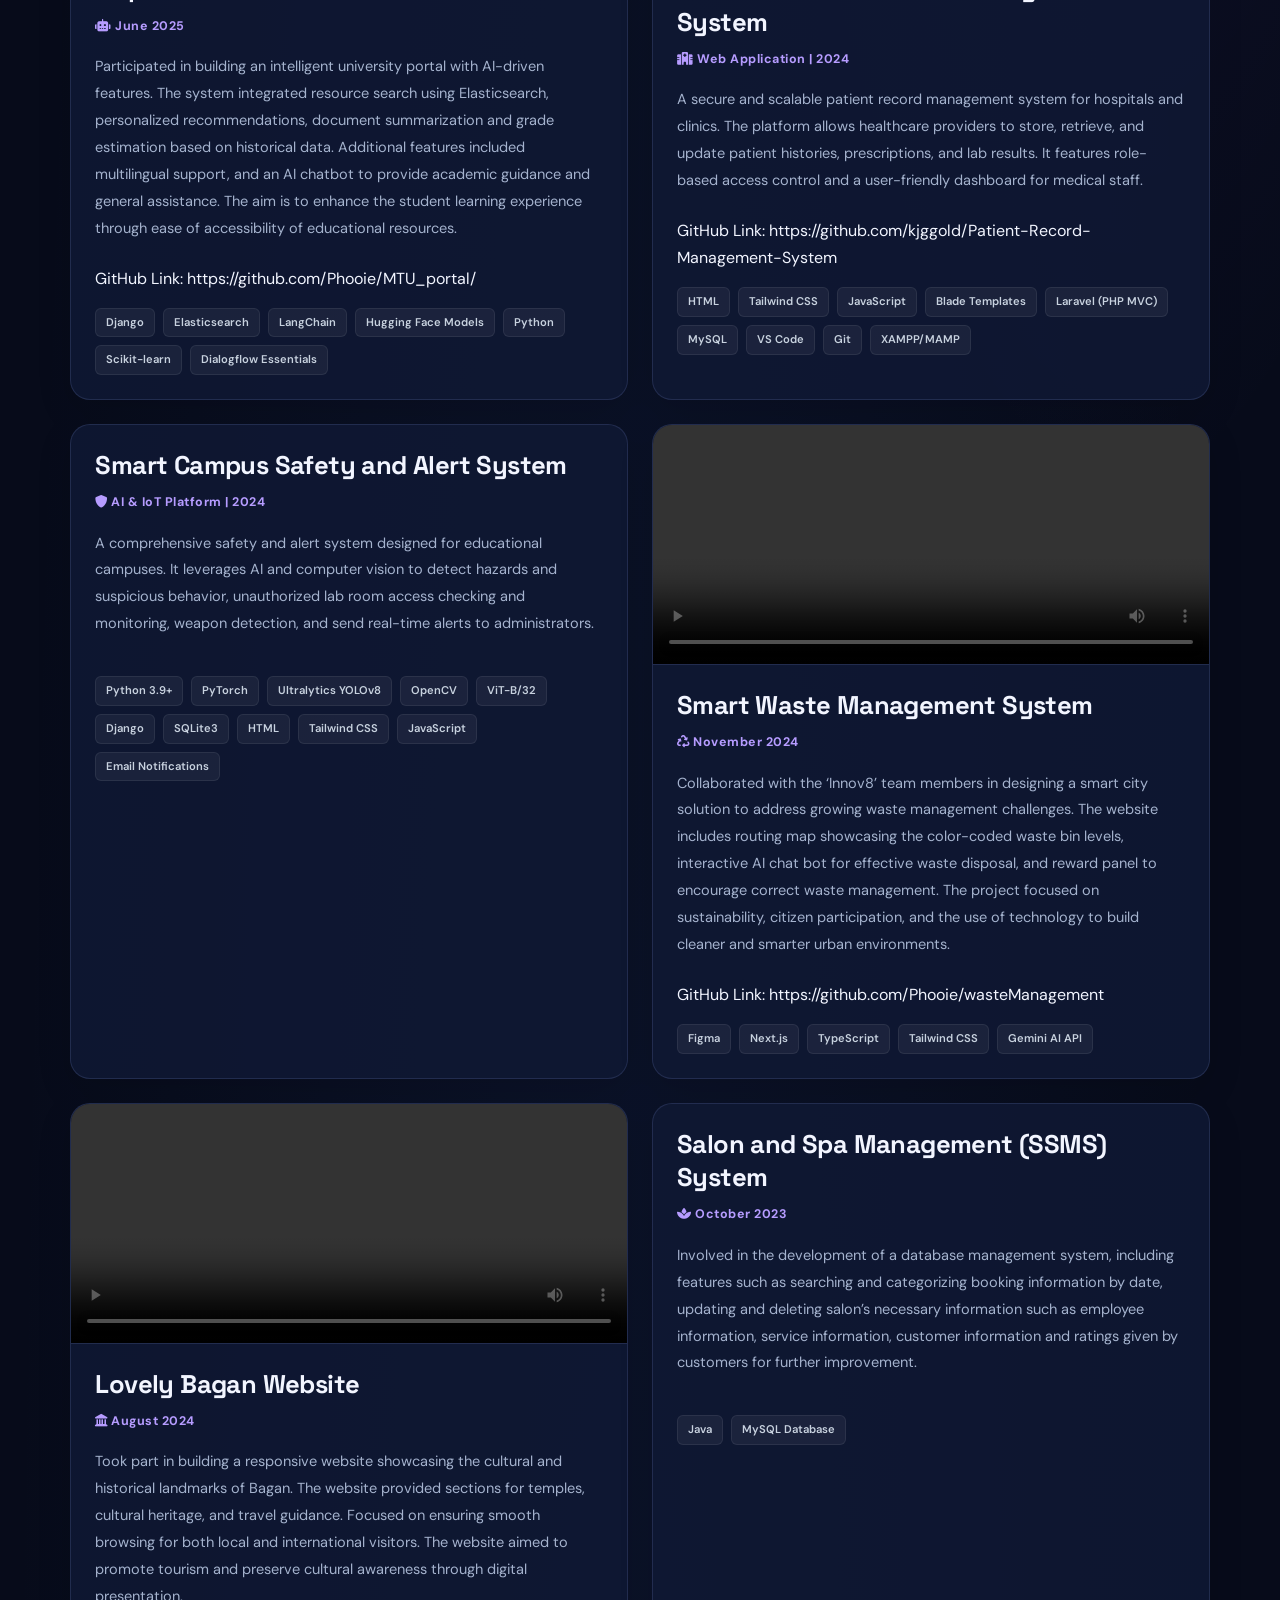
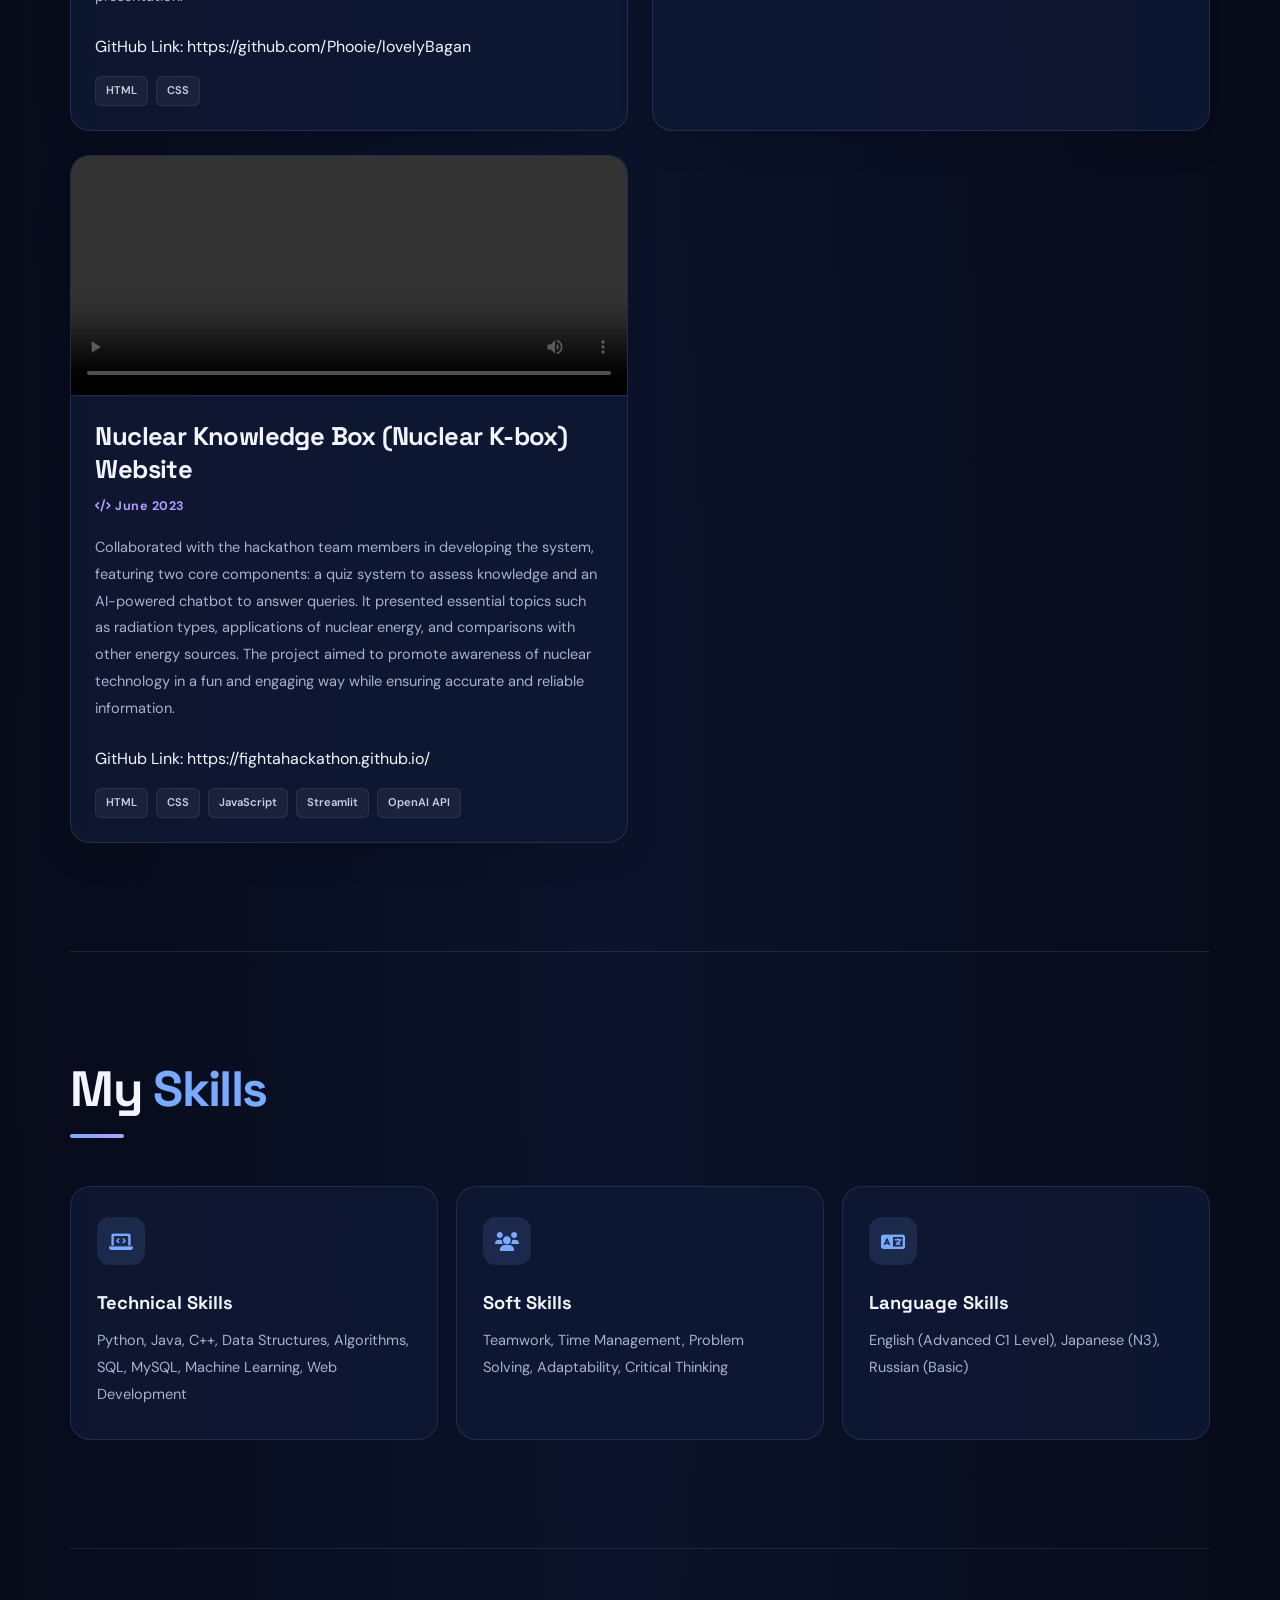
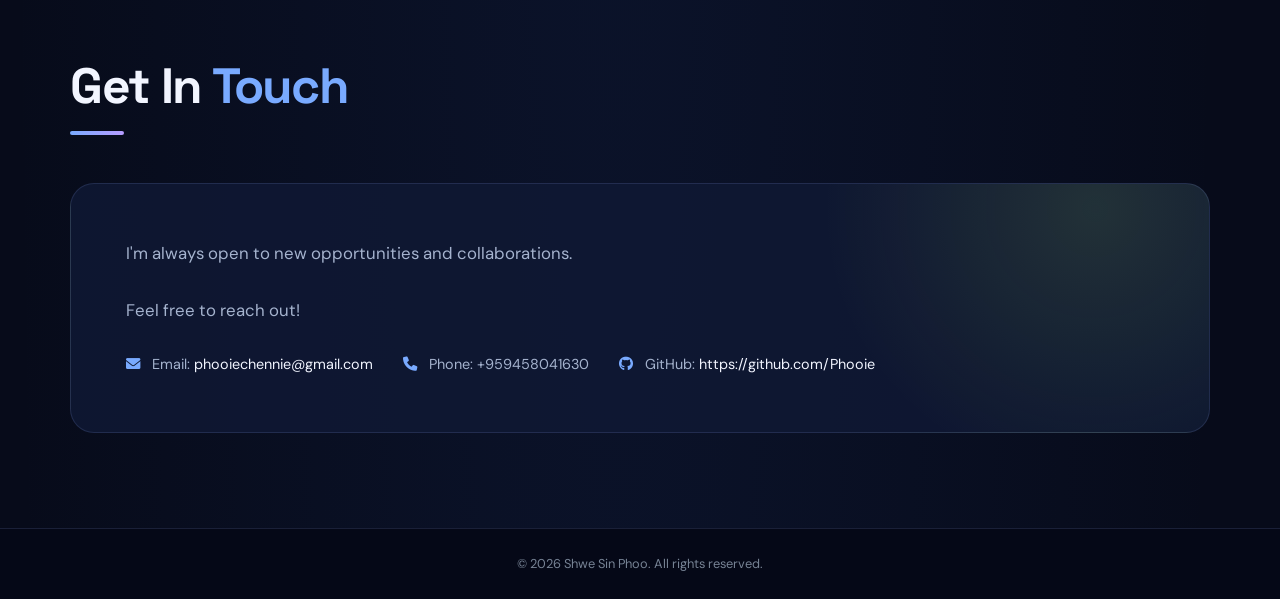
<file: index1.html>
<!DOCTYPE html>
<html lang="en">
<head>
    <meta charset="UTF-8">
    <meta name="viewport" content="width=device-width, initial-scale=1.0">
    <title>Shwe Sin Phoo | Software Developer Portfolio</title>
    <link rel="stylesheet" href="styles.css">
    <link href="https://fonts.googleapis.com/css2?family=Roboto:wght@300;400;500;700;900&display=swap" rel="stylesheet">
    <link rel="stylesheet" href="https://cdnjs.cloudflare.com/ajax/libs/font-awesome/6.0.0-beta3/css/all.min.css">
</head>
<body>
    <div class="starfield" aria-hidden="true"></div>

    <!-- Header / Navigation -->
    <header class="header">
        <h1>Shwe Sin <span>Phoo</span></h1>
        <nav class="navbar">
            <a href="#home">HOME</a>
            <a href="#about">ABOUT & EDUCATION</a>
            <a href="#achievements">ACHIEVEMENTS</a>
            <a href="#projects">PROJECTS</a>
            <a href="#skills">SKILLS</a>
            <a href="#contact">CONTACT</a>
        </nav>
    </header>

    <!-- Home / Hero Section -->
    <section class="home" id="home">
        <div class="content">
            <h3>Hello, I'm <span>Shwe Sin Phoo</span></h3>
            <h3>IT Programmer at GIC Myanmar Co., Ltd.</h3>
            <p>Passionate about building impactful solutions through code. Two-time hackathon team champion (1st Place), published researcher, and advocate for sustainable technology and AI integration.</p>
            <a href="#projects" class="btn">View My Work and Contributions</a>
        </div>
    </section>

    <!-- About & Education Section -->
    <section class="about" id="about">
        <h1 class="heading">About <span>Me</span></h1>
        <div class="row">
            <div class="image">
                <img src="profile.jpg" alt="Shwe Sin Phoo">
            </div>
            <div class="content">
                <h3>Who I Am</h3>
                <p>Currently employed at the Global Innovation Consulting Myanmar Co., Ltd. as an IT programmer. I have a strong foundation in algorithms, data structures, and web development, with a passion for solving real-world problems through technology.</p>
                <p>I have competed in multiple hackathons, winning first prize in 2023 and 2024, and have recently published a research paper at NCSE 2026 on IoT-based Smart Healthcare Management.</p>
                
                <div class="info">
                    <p><strong>Date of Birth:</strong> 18.8.2002</p>
                    <p><strong>Nationality:</strong> Burmese</p>
                </div>

                <div class="education" style="margin-top: 2rem;">
                    <h3 class="education-title">Education</h3>
                    <p><strong>University:</strong> Mandalay Technological University (Bachelor in CEIT)</p>
                    <p><strong>High School:</strong> CAE Private High School, Nay Pyi Taw (2017-2018)</p>
                    <p><strong>Middle School:</strong> No (4) Basic Education High School, Taunggyi (2011-2016)</p>
                    <p><strong>Primary School:</strong> No (4) Basic Education High School, Taunggyi (2006-2011)</p>
                </div>
            </div>
        </div>
    </section>

    <!-- Achievements & Competitions Section -->
    <section class="achievements" id="achievements">
        <h1 class="heading">Achievements & <span>Awards</span></h1>

        <div class="comp-grid">
            <!-- 2023 Hackathon -->
            <div class="comp-card">
                <div class="comp-icon"><i class="fas fa-trophy"></i></div>
                <h3>2023 Science Festival HackAtom</h3>
                <p class="comp-award gold">1st Place</p>
                <p>Participated in a 'Hackatom' competition hosted by 'Rosatom' organization in June 2023. Won first prize as a member of 'Fighta' team by presenting the <strong>Nuclear Knowledge Box (Nuclear K-box) website</strong>.</p>
            
                <div class="comp-image">
                    <img src="media\achievement-2023.jpg" alt="Hackathon 2023 award group photo">
                </div>
            </div>

            <!-- 2024 Hackathon -->
            <div class="comp-card">
                <div class="comp-icon"><i class="fas fa-trophy"></i></div>
                <h3>100th Anniversary of Engineering Hackathon</h3>
                <p class="comp-award gold">1st Place</p>
                <p>Participated in the hackathon during the 100th year anniversary of Engineering in November 2024. Won first prize as a member of 'Innov8' team by presenting the <strong>Smart Waste Management System website</strong>.</p>
            
                <div class="comp-image">
                    <img src="media\achievement-2024.jpg" alt="Hackathon 2024 award group photo">
                </div>
            </div>

            <!-- 2025 Hackathon -->
            <div class="comp-card">
                <div class="comp-icon"><i class="fas fa-trophy"></i></div>
                <h3>2025 Science Festival HackAtom</h3>
                <p class="comp-award silver">2nd Place</p>
                <p>Participated in the hackthon titled, 'Small modular nuclear reactors as a basis for industrial development'. Won 2nd Place as part of Team TenVolt Titans for the <strong>FutureHarvest</strong> project (SMNR Technology for agriculture).</p>
            
                <div class="comp-image">
                    <img src="media\achievement-2025.jpg" alt="Hackathon 2025 award group photo">
                </div>
            </div>

            <!-- HONDA Y-E-S Award -->
            <div class="comp-card">
                <div class="comp-icon"><i class="fas fa-award"></i></div>
                <h3>HONDA Y-E-S Award</h3>
                <p class="comp-award special">2025 Winner</p>
                <p>Recognized for outstanding contributions to sustainable technology and knowledge sharing in the field of engineering.</p>
            
                <div class="comp-image">
                    <img src="media\honda.jpg" alt="Four awardees of Honda Y-E-S 2025">
                </div>
            </div>

            <!-- Journal Publication -->
            <div class="comp-card publication-card">
                <div class="comp-icon"><i class="fas fa-book-open"></i></div>
                <h3>Research Publication (NCSE 2026)</h3>
                <p class="comp-award special">Published Author</p>
                <p>Successfully published a journal paper: <br><strong>"Real-time IoT-based Smart Healthcare Management with MediaPipe’s Landmarker Models"</strong><br> on the Sixteenth National Conference on Science and Engineering 2026 hosted at Mandalay Technological University, Upper Myanmar (28th August, 2026)</p>
            </div>
        </div>
    </section>

    <!-- Projects Section -->
    <section class="projects" id="projects">
        <h1 class="heading">My <span>Projects and Contributions</span></h1>

        <!-- 7. SmartCare: Smart Healthcare Management (Mini Thesis) -->
        <div class="project-card">
            <video width="400" controls>
                    <source src="demo\mtu.mp4" type="video/mp4">
                    Your browser does not support HTML video.
            </video>
            <div class="project-content">
                <h3>SmartCare: Smart Healthcare Management</h3>
                <p class="project-meta"><i class="fas fa-graduation-cap"></i> Mini Thesis | 2026</p>
                <p>A deep learning-based healthcare management system that automates pill dispension, medication intake scheduling and alarm system, medicine interaction checking and manages pill compartments using hardware integration, emotion monitoring and behavioral reports, and pill intake detection. It uses Convolutional Neural Networks (CNNs) and LSTMs for gesture/emotion capture and video frame analysis.</p>
                <a href="https://github.com/Phooie/smartcare">GitHub Link: https://github.com/Phooie/smartcare</a>
                <div class="tech-tags">
                    <span>Hardware: ESP32, SG90 Servo, 16x2 LCD</span>
                    <span>Arduino IDE</span>
                    <span>TensorFlow / PyTorch</span>
                    <span>MediaPipe / OpenCV</span>
                    <span>Django</span>
                    <span>SQLite</span>
                    <span>HTML/CSS/JS</span>
                    <span>Twilio (SMS)</span>
                    <span>SMTP (Email)</span>
                </div>
            </div>
        </div>

        <!-- 6. FutureHarvest (TenVolt Titans) -->
        <div class="project-card reverse">
            <video width="400" controls>
                    <source src="demo\harvest.mp4" type="video/mp4">
                    Your browser does not support HTML video.
            </video>
            <div class="project-content">
                <h3>FutureHarvest – SMNR Technology</h3>
                <p class="project-meta"><i class="fas fa-seedling"></i> System Design & Research | 2025</p>
                <p>As part of Team TenVolt Titans, this project proposes the use of Small Modular Nuclear Reactors (SMNRs) to power agricultural facilities in Myanmar. The system leverages stable, clean nuclear energy for seed irradiation, greenhouse heating, water purification, and aquaponic systems. The proposal won <strong>2nd Place</strong> at the 2025 Science Festival HackAtom.</p>
                <a href="https://github.com/Phooie/hackathon3">GitHub Link: https://github.com/Phooie/hackathon3</a>
                <div class="tech-tags">
                    <span>HTML</span>
                    <span>CSS</span>
                    <span>JavaScript</span>
                </div>
            </div>
        </div>

        <!-- 5. AI-powered MTU Portal -->
        <div class="project-card">
            <video width="400" controls>
                    <source src="demo\mtu.mp4" type="video/mp4">
                    Your browser does not support HTML video.
            </video>
            <div class="project-content">
                <h3>AI-powered MTU Portal</h3>
                <p class="project-meta"><i class="fas fa-robot"></i> June 2025</p>
                <p>Participated in building an intelligent university portal with AI-driven features. The system integrated resource search using Elasticsearch, personalized recommendations, document summarization and grade estimation based on historical data. Additional features included multilingual support, and an AI chatbot to provide academic guidance and general assistance. The aim is to enhance the student learning experience through ease of accessibility of educational resources.</p>
                <a href="https://github.com/Phooie/MTU_portal/">GitHub Link: https://github.com/Phooie/MTU_portal/</a>
                <div class="tech-tags">
                    <span>Django</span>
                    <span>Elasticsearch</span>
                    <span>LangChain</span>
                    <span>Hugging Face Models</span>
                    <span>Python</span>
                    <span>Scikit-learn</span>
                    <span>Dialogflow Essentials</span>
                </div>
            </div>
        </div>

        <!-- 8. PRMS (Patient Record Management System) -->
        <div class="project-card reverse">
            <video width="400" controls>
                    <source src="demo\mtu.mp4" type="video/mp4">
                    Your browser does not support HTML video.
            </video>
            <div class="project-content">
                <h3>PRMS – Patient Record Management System</h3>
                <p class="project-meta"><i class="fas fa-hospital"></i> Web Application | 2024</p>
                <p>A secure and scalable patient record management system for hospitals and clinics. The platform allows healthcare providers to store, retrieve, and update patient histories, prescriptions, and lab results. It features role-based access control and a user-friendly dashboard for medical staff.</p>
                <a href="https://github.com/kjggold/Patient-Record-Management-System">GitHub Link: https://github.com/kjggold/Patient-Record-Management-System</a>
                <div class="tech-tags">
                    <span>HTML</span>
                    <span>Tailwind CSS</span>
                    <span>JavaScript</span>
                    <span>Blade Templates</span>
                    <span>Laravel (PHP MVC)</span>
                    <span>MySQL</span>
                    <span>VS Code</span>
                    <span>Git</span>
                    <span>XAMPP/MAMP</span>
                </div>
            </div>
        </div>

        <!-- 9. Smart Campus Safety and Alert System -->
        <div class="project-card">
            <!-- <video width="400" controls>
                    <source src="demo\mtu.mp4" type="video/mp4">
                    Your browser does not support HTML video.
            </video> -->
            <div class="project-content">
                <h3>Smart Campus Safety and Alert System</h3>
                <p class="project-meta"><i class="fas fa-shield-alt"></i> AI & IoT Platform | 2024</p>
                <p>A comprehensive safety and alert system designed for educational campuses. It leverages AI and computer vision to detect hazards and suspicious behavior, unauthorized lab room access checking and monitoring, weapon detection, and send real-time alerts to administrators.</p>
                <!-- <a href="https://github.com/Phooie/hackathon3">GitHub Link: https://github.com/Phooie/hackathon3</a> -->
                <div class="tech-tags">
                    <span>Python 3.9+</span>
                    <span>PyTorch</span>
                    <span>Ultralytics YOLOv8</span>
                    <span>OpenCV</span>
                    <span>ViT-B/32</span>
                    <span>Django</span>
                    <span>SQLite3</span>
                    <span>HTML</span>
                    <span>Tailwind CSS</span>
                    <span>JavaScript</span>
                    <span>Email Notifications</span>
                </div>
            </div>
        </div>

        <!-- 4. Smart Waste Management System -->
        <div class="project-card reverse">
            <video width="400" controls>
                    <source src="demo\innov8.mp4" type="video/mp4">
                    Your browser does not support HTML video.
            </video>
            <div class="project-content">
                <h3>Smart Waste Management System</h3>
                <p class="project-meta"><i class="fas fa-recycle"></i> November 2024</p>
                <p>Collaborated with the ‘Innov8’ team members in designing a smart city solution to address growing waste management challenges. The website includes routing map showcasing the color-coded waste bin levels, interactive AI chat bot for effective waste disposal, and reward panel to encourage correct waste management. The project focused on sustainability, citizen participation, and the use of technology to build cleaner and smarter urban environments.</p>
                <a href="https://github.com/Phooie/wasteManagement">GitHub Link: https://github.com/Phooie/wasteManagement</a>
                <div class="tech-tags">
                    <span>Figma</span>
                    <span>Next.js</span>
                    <span>TypeScript</span>
                    <span>Tailwind CSS</span>
                    <span>Gemini AI API</span>
                </div>
            </div>
        </div>

        <!-- 3. Lovely Bagan Website -->
        <div class="project-card">
            <video width="400" controls>
                    <source src="demo\bagan.mp4" type="video/mp4">
                    Your browser does not support HTML video.
            </video>
            <div class="project-content">
                <h3>Lovely Bagan Website</h3>
                <p class="project-meta"><i class="fas fa-landmark"></i> August 2024</p>
                <p>Took part in building a responsive website showcasing the cultural and historical landmarks of Bagan. The website provided sections for temples, cultural heritage, and travel guidance. Focused on ensuring smooth browsing for both local and international visitors. The website aimed to promote tourism and preserve cultural awareness through digital presentation.</p>
                <a href="https://github.com/Phooie/lovelyBagan">GitHub Link: https://github.com/Phooie/lovelyBagan</a>
                <div class="tech-tags">
                    <span>HTML</span>
                    <span>CSS</span>
                </div>
            </div>
        </div>

        <div class="project-card reverse">
            <!-- <video width="400" controls>
                    <source src="demo\bagan.mp4" type="video/mp4">
                    Your browser does not support HTML video.
            </video> -->
            <div class="project-content">
                <h3>Salon and Spa Management (SSMS) System</h3>
                <p class="project-meta"><i class="fas fa-spa"></i> October 2023</p>
                <p>Involved in the development of a database management system, including features such as searching and categorizing booking information by date, updating and deleting salon’s necessary information such as employee information, service information, customer information and ratings given by customers for further improvement.</p>
                <!-- <a href="https://fightahackathon.github.io/">GitHub Link: https://fightahackathon.github.io/</a> -->
                <div class="tech-tags">
                    <span>Java</span>
                    <span>MySQL Database</span>
                </div>
            </div>
        </div>

        <!-- 1. Nuclear K-box -->
        <div class="project-card">
            <div class="project-media">
                <video width="400" controls>
                    <source src="demo\Kbox.mp4" type="video/mp4">
                    Your browser does not support HTML video.
                </video>
            </div>
            <div class="project-content">
                <h3>Nuclear Knowledge Box (Nuclear K-box) Website</h3>
                <p class="project-meta"><i class="fas fa-code"></i> June 2023</p>
                <p>Collaborated with the hackathon team members in developing the system, featuring two core components: a quiz system to assess knowledge and an AI-powered chatbot to answer queries. It presented essential topics such as radiation types, applications of nuclear energy, and comparisons with other energy sources. The project aimed to promote awareness of nuclear technology in a fun and engaging way while ensuring accurate and reliable information.</p>
                <a href="https://fightahackathon.github.io/">GitHub Link: https://fightahackathon.github.io/</a>

                <div class="tech-tags">
                    <span>HTML</span>
                    <span>CSS</span>
                    <span>JavaScript</span>
                    <span>Streamlit</span>
                    <span>OpenAI API</span>
                </div>
            </div>
        </div>
    </section>

    <!-- Skills Section -->
    <section class="skills" id="skills">
        <h1 class="heading">My <span>Skills</span></h1>
        <div class="skill-grid">
            <div class="skill-item">
                <i class="fas fa-laptop-code"></i>
                <h3>Technical Skills</h3>
                <p>Python, Java, C++, Data Structures, Algorithms, SQL, MySQL, Machine Learning, Web Development</p>
            </div>
            <div class="skill-item">
                <i class="fas fa-users"></i>
                <h3>Soft Skills</h3>
                <p>Teamwork, Time Management, Problem Solving, Adaptability, Critical Thinking</p>
            </div>
            <div class="skill-item">
                <i class="fas fa-language"></i>
                <h3>Language Skills</h3>
                <p>English (Advanced C1 Level), Japanese (N3), Russian (Basic)</p>
            </div>
        </div>
    </section>

    <!-- Contact Section -->
    <section class="contact" id="contact">
        <h1 class="heading">Get In <span>Touch</span></h1>
        <div class="ending">
            <p>I'm always open to new opportunities and collaborations.</p>
            <p>Feel free to reach out!</p>
            <address>
                <p><i class="fas fa-envelope"></i> Email: <a href="mailto:phooiechennie@gmail.com"><span>phooiechennie@gmail.com</span></a></p>
                <p><i class="fas fa-phone"></i> Phone: +959458041630</p>
                <p><i class="fab fa-github"></i> GitHub: <a href="#"><span>https://github.com/Phooie</span></a></p>
            </address>
        </div>
    </section>

    <footer>
        <p>&copy; 2026 Shwe Sin Phoo. All rights reserved.</p>
    </footer>

</body>
</html>
</file>
<file: styles.css>
/* =========================================================
   SHWE SIN PHOO — MODERN PROFESSIONAL PORTFOLIO
   Replace the contents of your current style.css with this.
   ========================================================= */

@import url('https://fonts.googleapis.com/css2?family=DM+Sans:wght@400;500;600;700&family=Space+Grotesk:wght@400;500;600;700&display=swap');

:root {
    --bg: #070b1a;
    --bg-soft: #0c1430;
    --surface: rgba(15, 25, 52, .88);
    --surface-hover: rgba(25, 40, 78, .96);
    --text: #f2f5ff;
    --muted: #a5b3ce;
    --accent: #79aaff;
    --accent-2: #b69cff;
    --line: rgba(153, 177, 255, .14);
    --shadow: 0 22px 60px rgba(0, 0, 0, .28);
    --radius: 20px;
    --content: 1160px;
}

* {
    margin: 0;
    padding: 0;
    box-sizing: border-box;
    scroll-behavior: smooth;
}

html {
    scroll-padding-top: 100px;
}

body {
    background:
        radial-gradient(ellipse at 12% 8%, rgba(67, 111, 255, .20), transparent 34rem),
        radial-gradient(ellipse at 88% 30%, rgba(143, 91, 255, .16), transparent 32rem),
        radial-gradient(ellipse at 48% 85%, rgba(48, 91, 190, .10), transparent 38rem),
        var(--bg);
    position: relative;
    isolation: isolate;
    color: var(--text);
    font-family: 'DM Sans', sans-serif;
    font-size: 16px;
    line-height: 1.7;
    overflow-x: hidden;
}

/* Galaxy star field */
body::before {
    content: "";
    position: fixed;
    inset: 0;
    z-index: -1;
    pointer-events: none;
    opacity: .48;
    background-image:
        radial-gradient(1px 1px at 8% 18%, rgba(255,255,255,.9) 50%, transparent 100%),
        radial-gradient(1px 1px at 22% 72%, rgba(190,210,255,.8) 50%, transparent 100%),
        radial-gradient(2px 2px at 38% 32%, rgba(255,255,255,.75) 50%, transparent 100%),
        radial-gradient(1px 1px at 57% 82%, rgba(190,210,255,.8) 50%, transparent 100%),
        radial-gradient(1px 1px at 73% 16%, rgba(255,255,255,.8) 50%, transparent 100%),
        radial-gradient(2px 2px at 89% 61%, rgba(182,156,255,.8) 50%, transparent 100%);
    background-size: 420px 360px;
    animation: starDrift 90s linear infinite;
}
@keyframes starDrift {
    from { transform: translate3d(0, 0, 0); }
    to { transform: translate3d(-90px, 55px, 0); }
}


a {
    color: inherit;
    text-decoration: none;
}

img {
    display: block;
    max-width: 100%;
}

::selection {
    color: #070b1a;
    background: var(--accent);
}

/* Navigation */
.header {
    width: 100%;
    min-height: 82px;
    padding: 18px max(5.5%, calc((100% - var(--content)) / 2));
    display: flex;
    align-items: center;
    justify-content: space-between;
    gap: 28px;
    position: sticky;
    top: 0;
    z-index: 1000;
    background: rgba(11, 14, 19, .82);
    border-bottom: 1px solid var(--line);
    backdrop-filter: blur(18px);
    -webkit-backdrop-filter: blur(18px);
}

.header h1 {
    font-family: 'Space Grotesk', sans-serif;
    font-size: 1.35rem;
    line-height: 1;
    letter-spacing: -.7px;
    white-space: nowrap;
}

.header h1 span,
.heading span,
.home .content h3 span {
    color: var(--accent);
}

.navbar {
    display: flex;
    align-items: center;
    justify-content: flex-end;
    flex-wrap: wrap;
    gap: 7px;
}

.navbar a {
    color: var(--muted);
    font-size: .72rem;
    font-weight: 700;
    letter-spacing: 1px;
    padding: 9px 11px;
    border-radius: 8px;
    transition: color .25s ease, background .25s ease;
}

.navbar a:hover,
.navbar a:focus-visible {
    color: var(--accent);
    background: rgba(184, 243, 107, .08);
}

/* Shared section layout */
section {
    width: min(var(--content), 89%);
    margin: 0 auto;
    padding: 108px 0;
}

.heading {
    font-family: 'Space Grotesk', sans-serif;
    font-size: clamp(2rem, 4vw, 3.1rem);
    line-height: 1.15;
    letter-spacing: -1.7px;
    margin-bottom: 48px;
}

.heading::after {
    content: "";
    display: block;
    width: 54px;
    height: 4px;
    margin-top: 17px;
    border-radius: 10px;
    background: linear-gradient(90deg, var(--accent), var(--accent-2));
}

/* Hero */
.home {
    min-height: 690px;
    display: flex;
    align-items: center;
    padding-top: 100px;
    padding-bottom: 120px;
    position: relative;
}

.home::before {
    content: "PORTFOLIO / 2026";
    position: absolute;
    right: 0;
    top: 125px;
    color: rgba(255, 255, 255, .16);
    font-size: .68rem;
    font-weight: 700;
    letter-spacing: 3px;
}

.home .content {
    max-width: 850px;
    position: relative;
}

/* .home .content::before {
    content: "HELLO, WORLD — I'M";
    display: inline-block;
    color: var(--accent-2);
    font-size: .76rem;
    font-weight: 700;
    letter-spacing: 3px;
    margin-bottom: 24px;
} */

.home .content h3:first-child {
    font-family: 'Space Grotesk', sans-serif;
    font-size: clamp(3.3rem, 8vw, 6.6rem);
    font-weight: 700;
    line-height: .99;
    letter-spacing: -5px;
    margin-bottom: 20px;
}

.home .content h3:first-child span {
    display: block;
}

.home .content h3:nth-child(2) {
    color: #c5cfdb;
    font-family: 'Space Grotesk', sans-serif;
    font-size: clamp(1.15rem, 2.4vw, 1.8rem);
    font-weight: 500;
    letter-spacing: -.5px;
    margin-bottom: 22px;
}

.home .content p {
    max-width: 660px;
    color: var(--muted);
    font-size: 1.04rem;
    line-height: 1.9;
    margin-bottom: 34px;
}

.btn {
    display: inline-flex;
    align-items: center;
    gap: 12px;
    padding: 14px 22px;
    border-radius: 9px;
    background: var(--accent);
    color: #0b1430;
    font-size: .88rem;
    font-weight: 800;
    transition: transform .25s ease, box-shadow .25s ease, background .25s ease;
}

.btn::after {
    content: "↗";
    font-size: 1.1rem;
}

.btn:hover {
    transform: translateY(-4px);
    background: #a9c9ff;
    box-shadow: 0 12px 32px rgba(121, 170, 255, .22);
}

/* About and education */
.about {
    border-top: 1px solid var(--line);
}

.about .row {
    display: grid;
    grid-template-columns: minmax(250px, .78fr) 1.4fr;
    align-items: start;
    gap: clamp(35px, 6vw, 78px);
}

.about .image {
    position: relative;
    max-width: 360px;
}

.about .image::before {
    content: "";
    position: absolute;
    inset: 15px -15px -15px 15px;
    border: 1px solid rgba(121, 170, 255, .55);
    border-radius: var(--radius);
    z-index: 0;
}

.about .image img {
    position: relative;
    z-index: 1;
    width: 100%;
    aspect-ratio: 4 / 5;
    object-fit: cover;
    border-radius: var(--radius);
    background: var(--surface);
    filter: saturate(.88);
}

.about .content h3 {
    font-family: 'Space Grotesk', sans-serif;
    font-size: 1.5rem;
    letter-spacing: -.5px;
    margin-bottom: 13px;
}

.about .content > p {
    color: var(--muted);
    margin-bottom: 16px;
}

.about .info {
    display: flex;
    flex-wrap: wrap;
    gap: 8px 24px;
    margin: 25px 0 30px;
    padding: 18px 20px;
    background: var(--surface);
    border: 1px solid var(--line);
    border-radius: 12px;
}

.about .info p,
.about .education p {
    color: var(--muted);
    font-size: .92rem;
}

.about strong {
    color: var(--text);
    font-weight: 600;
}

.about .education {
    margin-top: 30px !important;
    padding-top: 24px;
    border-top: 1px solid var(--line);
}

.about .education h3 {
    color: var(--accent) !important;
    font-size: 1.35rem !important;
    margin-bottom: 14px !important;
}

.about .education p {
    padding: 6px 0;
}

/* Achievements */
.achievements {
    border-top: 1px solid var(--line);
}

.comp-grid {
    display: grid;
    grid-template-columns: repeat(2, minmax(0, 1fr));
    gap: 18px;
}

.comp-card {
    position: relative;
    overflow: hidden;
    padding: 28px;
    background: linear-gradient(145deg, rgba(25, 34, 46, .96), rgba(17, 23, 32, .96));
    border: 1px solid var(--line);
    border-radius: var(--radius);
    transition: transform .3s ease, border-color .3s ease, background .3s ease;
}

.comp-card::after {
    content: "";
    position: absolute;
    width: 130px;
    height: 130px;
    right: -60px;
    top: -60px;
    border-radius: 50%;
    background: rgba(159, 112, 255, .12);
    transition: transform .3s ease;
}

.comp-card:hover {
    transform: translateY(-6px);
    border-color: rgba(121, 170, 255, .42);
}

.comp-card:hover::after {
    transform: scale(1.5);
}

.comp-icon {
    width: 46px;
    height: 46px;
    display: grid;
    place-items: center;
    margin-bottom: 20px;
    color: var(--accent);
    background: rgba(121, 170, 255, .13);
    border-radius: 13px;
    font-size: 1.15rem;
}

.comp-card h3 {
    font-family: 'Space Grotesk', sans-serif;
    font-size: 1.12rem;
    line-height: 1.4;
    margin-bottom: 9px;
}

.comp-award {
    display: inline-block;
    margin: 0 0 14px;
    padding: 5px 10px;
    border-radius: 6px;
    background: rgba(121, 170, 255, .13);
    color: var(--accent);
    font-size: .75rem;
    font-weight: 800;
    letter-spacing: .5px;
}

.comp-award.silver {
    color: #d8e0ec;
    background: rgba(216, 224, 236, .1);
}

.comp-award.special {
    color: var(--accent-2);
    background: rgba(182, 156, 255, .14);
}

.comp-card p:not(.comp-award) {
    color: var(--muted);
    font-size: .91rem;
    line-height: 1.8;
}

.comp-card p strong {
    color: #e3eaff;
}

/* Projects */
.projects {
    border-top: 1px solid var(--line);
}

.project-card {
    display: block;
    width: 100%;
    align-items: stretch;
    gap: 0;
    overflow: hidden;
    margin-bottom: 25px;
    background: var(--surface);
    border: 1px solid var(--line);
    border-radius: var(--radius);
    box-shadow: 0 12px 35px rgba(0, 0, 0, .12);
    transition: transform .3s ease, border-color .3s ease, box-shadow .3s ease;
}

.project-card:hover {
    transform: translateY(-5px);
    border-color: rgba(182, 156, 255, .42);
    box-shadow: var(--shadow);
}

.project-card.reverse .project-image {
    order: 2;
}

.project-card.reverse .project-content {
    order: initial;
}

.project-image {
    min-height: 280px;
    overflow: hidden;
    background: #0a1230;
}

.project-image img {
    width: 100%;
    height: 100%;
    min-height: 280px;
    object-fit: cover;
    transition: transform .6s ease, filter .4s ease;
    filter: saturate(.82);
}

.project-card:hover .project-image img {
    transform: scale(1.045);
    filter: saturate(1);
}

.project-content {
    width: 100%;
    min-width: 0;
    padding: clamp(25px, 4vw, 42px);
    display: flex;
    flex-direction: column;
    align-items: flex-start;
}

.project-content h3 {
    font-family: 'Space Grotesk', sans-serif;
    font-size: clamp(1.25rem, 2vw, 1.65rem);
    line-height: 1.3;
    letter-spacing: -.6px;
    margin-bottom: 10px;
}

.project-meta {
    color: var(--accent-2);
    font-size: .78rem;
    font-weight: 700;
    letter-spacing: .5px;
    margin-bottom: 17px;
}

.project-content > p:not(.project-meta) {
    color: var(--muted);
    font-size: .91rem;
    line-height: 1.85;
    margin-bottom: 22px;
}

.tech-tags {
    display: flex;
    flex-wrap: wrap;
    gap: 8px;
    margin-top: auto;
}

.tech-tags span {
    display: inline-block;
    padding: 6px 10px;
    color: #c8d2df;
    background: rgba(255, 255, 255, .055);
    border: 1px solid rgba(255, 255, 255, .07);
    border-radius: 6px;
    font-size: .7rem;
    font-weight: 600;
    line-height: 1.4;
}


/* Project cards are full-width text cards when project images are not used. */
.project-card:not(:has(.project-image)) {
    display: block;
}
.project-card:not(:has(.project-image)) .project-content {
    width: 100%;
}

/* Skills */
.skills {
    border-top: 1px solid var(--line);
}

.skill-grid {
    display: grid;
    grid-template-columns: repeat(3, minmax(0, 1fr));
    gap: 18px;
}

.skill-item {
    padding: 30px 26px;
    background: var(--surface);
    border: 1px solid var(--line);
    border-radius: var(--radius);
    transition: transform .3s ease, border-color .3s ease;
}

.skill-item:hover {
    transform: translateY(-6px);
    border-color: rgba(121, 170, 255, .42);
}

.skill-item i {
    width: 48px;
    height: 48px;
    display: grid;
    place-items: center;
    margin-bottom: 22px;
    color: var(--accent);
    background: rgba(121, 170, 255, .13);
    border-radius: 13px;
    font-size: 1.2rem;
}

.skill-item h3 {
    font-family: 'Space Grotesk', sans-serif;
    font-size: 1.15rem;
    margin-bottom: 10px;
}

.skill-item p {
    color: var(--muted);
    font-size: .91rem;
    line-height: 1.85;
}

/* Contact */
.contact {
    border-top: 1px solid var(--line);
    padding-bottom: 95px;
}

.contact .ending {
    padding: clamp(28px, 5vw, 55px);
    background:
        radial-gradient(circle at 90% 10%, rgba(184, 243, 107, .12), transparent 17rem),
        var(--surface);
    border: 1px solid var(--line);
    border-radius: 24px;
}

.contact .ending > p {
    max-width: 600px;
    color: var(--muted);
    font-size: 1.05rem;
    margin-bottom: 28px;
}

.contact address {
    display: flex;
    flex-wrap: wrap;
    gap: 13px 30px;
    font-style: normal;
}

.contact address p {
    color: var(--muted);
    font-size: .9rem;
    overflow-wrap: anywhere;
}

.contact address i {
    color: var(--accent);
    margin-right: 8px;
}

.contact address a {
    color: var(--text);
    transition: color .2s ease;
}

.contact address a:hover {
    color: var(--accent);
}

.comp-image img {
    width: 100%;
    aspect-ratio: 16 / 9;
    object-fit: contain;
    border-radius: 12px;
}

footer {
    padding: 24px 5%;
    text-align: center;
    color: #778395;
    background: #050817;
    border-top: 1px solid var(--line);
    font-size: .8rem;
}

/* Keyboard accessibility */
a:focus-visible {
    outline: 2px solid var(--accent);
    outline-offset: 4px;
}

/* Responsive layouts */
@media (max-width: 980px) {
    .header {
        align-items: flex-start;
        flex-direction: column;
        gap: 14px;
        padding-top: 17px;
        padding-bottom: 14px;
    }

    .navbar {
        justify-content: flex-start;
        gap: 3px;
    }

    .navbar a {
        padding: 7px 9px;
        font-size: .67rem;
    }

    .home {
        min-height: 600px;
    }

    .about .row {
        grid-template-columns: minmax(220px, .7fr) 1.3fr;
        gap: 38px;
    }

    .project-card {
        grid-template-columns: minmax(220px, .8fr) 1.2fr;
    }
}

@media (max-width: 700px) {
    section {
        width: min(90%, 560px);
        padding: 78px 0;
    }

    .header {
        position: relative;
        padding-left: 5%;
        padding-right: 5%;
    }

    .navbar {
        flex-wrap: nowrap;
        width: 100%;
        overflow-x: auto;
        padding-bottom: 5px;
        scrollbar-width: thin;
    }

    .navbar a {
        flex: 0 0 auto;
    }

    .home {
        min-height: 570px;
        padding-top: 80px;
        padding-bottom: 85px;
    }

    .home::before {
        top: 42px;
        font-size: .58rem;
    }

    .home .content h3:first-child {
        letter-spacing: -2.5px;
    }

    .about .row {
        grid-template-columns: 1fr;
    }

    .about .image {
        width: min(75%, 310px);
        margin: 0 auto 15px;
    }

    .comp-grid,
    .skill-grid {
        grid-template-columns: 1fr;
    }

    .project-card {
        grid-template-columns: 1fr;
    }

    .project-card.reverse .project-image,
    .project-card.reverse .project-content {
        order: initial;
    }

    .project-image,
    .project-image img {
        min-height: 220px;
        max-height: 300px;
    }

    .project-content {
        padding: 25px;
    }

    .contact address {
        flex-direction: column;
        gap: 12px;
    }
}

@media (prefers-reduced-motion: reduce) {
    *,
    *::before,
    *::after {
        scroll-behavior: auto !important;
        transition-duration: .01ms !important;
        animation-duration: .01ms !important;
        animation-iteration-count: 1 !important;
    }
}


/* =========================================================
   NEW 2-COLUMN GRID LAYOUT & MEDIA FIXES
   ========================================================= */

/* 1. Main Projects Grid: 2 Columns */
.projects {
    display: grid !important;
    grid-template-columns: repeat(2, 1fr);
    gap: 24px;
    align-items: stretch; /* Makes sure both cards in a row are the exact same height */
}

/* Make the section heading span across both columns */
.projects .heading {
    grid-column: 1 / -1;
}

/* 2. Project Card Internals (Flexbox for side-by-side images) */
.project-card {
    display: flex !important;
    flex-wrap: wrap;
    flex-direction: row !important;
    margin-bottom: 0 !important; /* Removing old margin, relying on the grid gap */
    height: 100%; /* Fills the grid cell completely */
    align-content: flex-start; /* Pushes media to the top, text below it */
}

/* Override the old "reverse" class so it doesn't break the grid layout */
.project-card.reverse {
    flex-direction: row !important;
}

/* 3. Media Sizing (Images & Videos) */
/* Force ALL direct media elements to have the exact same uniform height */
.project-card > img,
.project-card > video,
.project-card > .project-media,
.project-card > .project-image {
    height: 240px; /* Uniform height for media */
    object-fit: cover;
    display: block;
    margin: 0;
    border-bottom: 1px solid var(--line);
}

/* If a card has a single video, or a single image, it takes full width */
.project-card > video,
.project-card > .project-media,
.project-card > .project-image,
.project-card > img:only-of-type {
    flex: 0 0 100%;
    width: 100%;
}

/* If a card has TWO images (like SSMS and Campus), they share 50% width side-by-side */
.project-card > img {
    flex: 0 0 50%;
    width: 50%;
}

/* Ensure video inside wrapper fills the wrapper */
.project-card > .project-media video,
.project-card > .project-image video {
    width: 100%;
    height: 100%;
    object-fit: cover;
}

/* 4. Content Area */
.project-card > .project-content {
    flex: 1 1 100%; /* Takes full width and fills remaining vertical space */
    width: 100%;
    padding: 24px !important;
    display: flex;
    flex-direction: column;
}

/* Push the tech tags to the bottom so all cards align perfectly */
.project-card .tech-tags {
    margin-top: auto;
    padding-top: 16px;
}

/* 5. Make the Publication Card span both columns */
.publication-card {
    grid-column: 1 / -1;
}

/* 6. Mobile Responsive: Stack to 1 column on tablets/phones */
@media (max-width: 1024px) {
    .projects {
        grid-template-columns: 1fr; /* Single column on smaller screens */
    }
}
</file>
